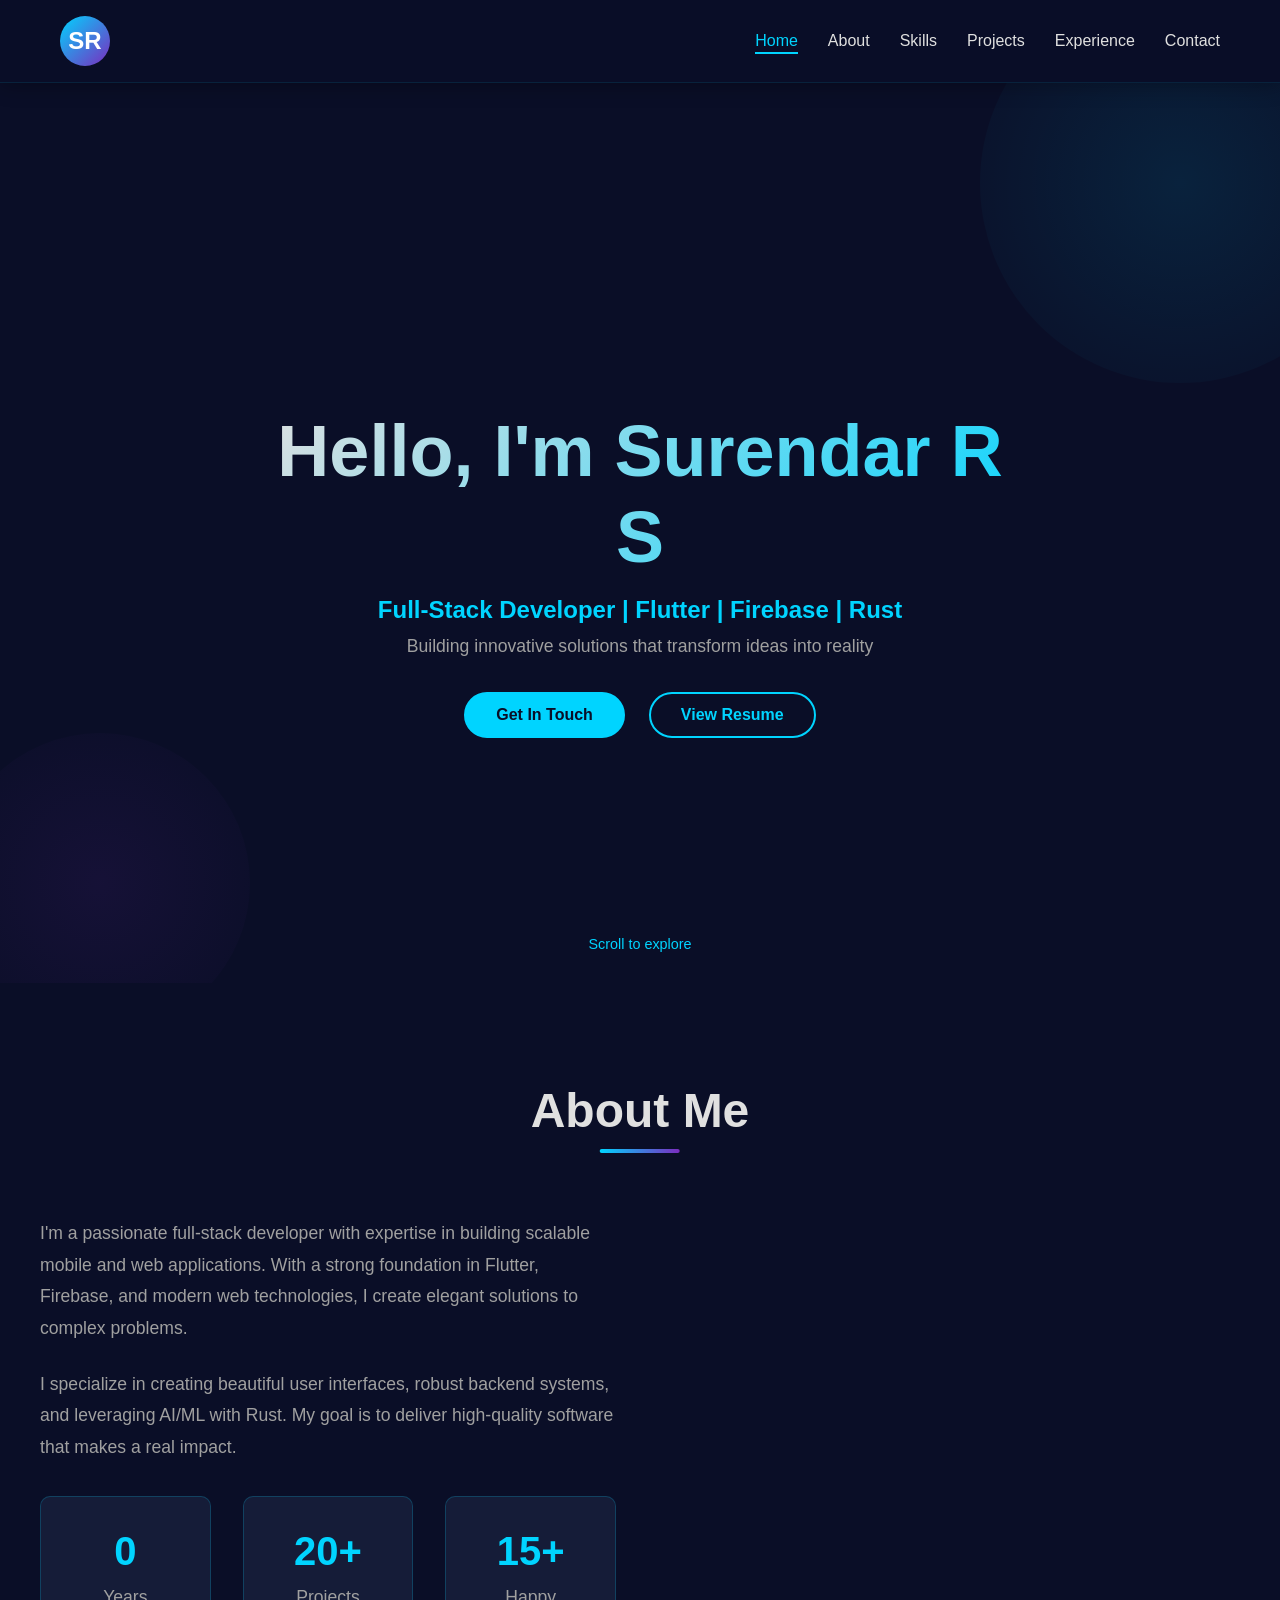
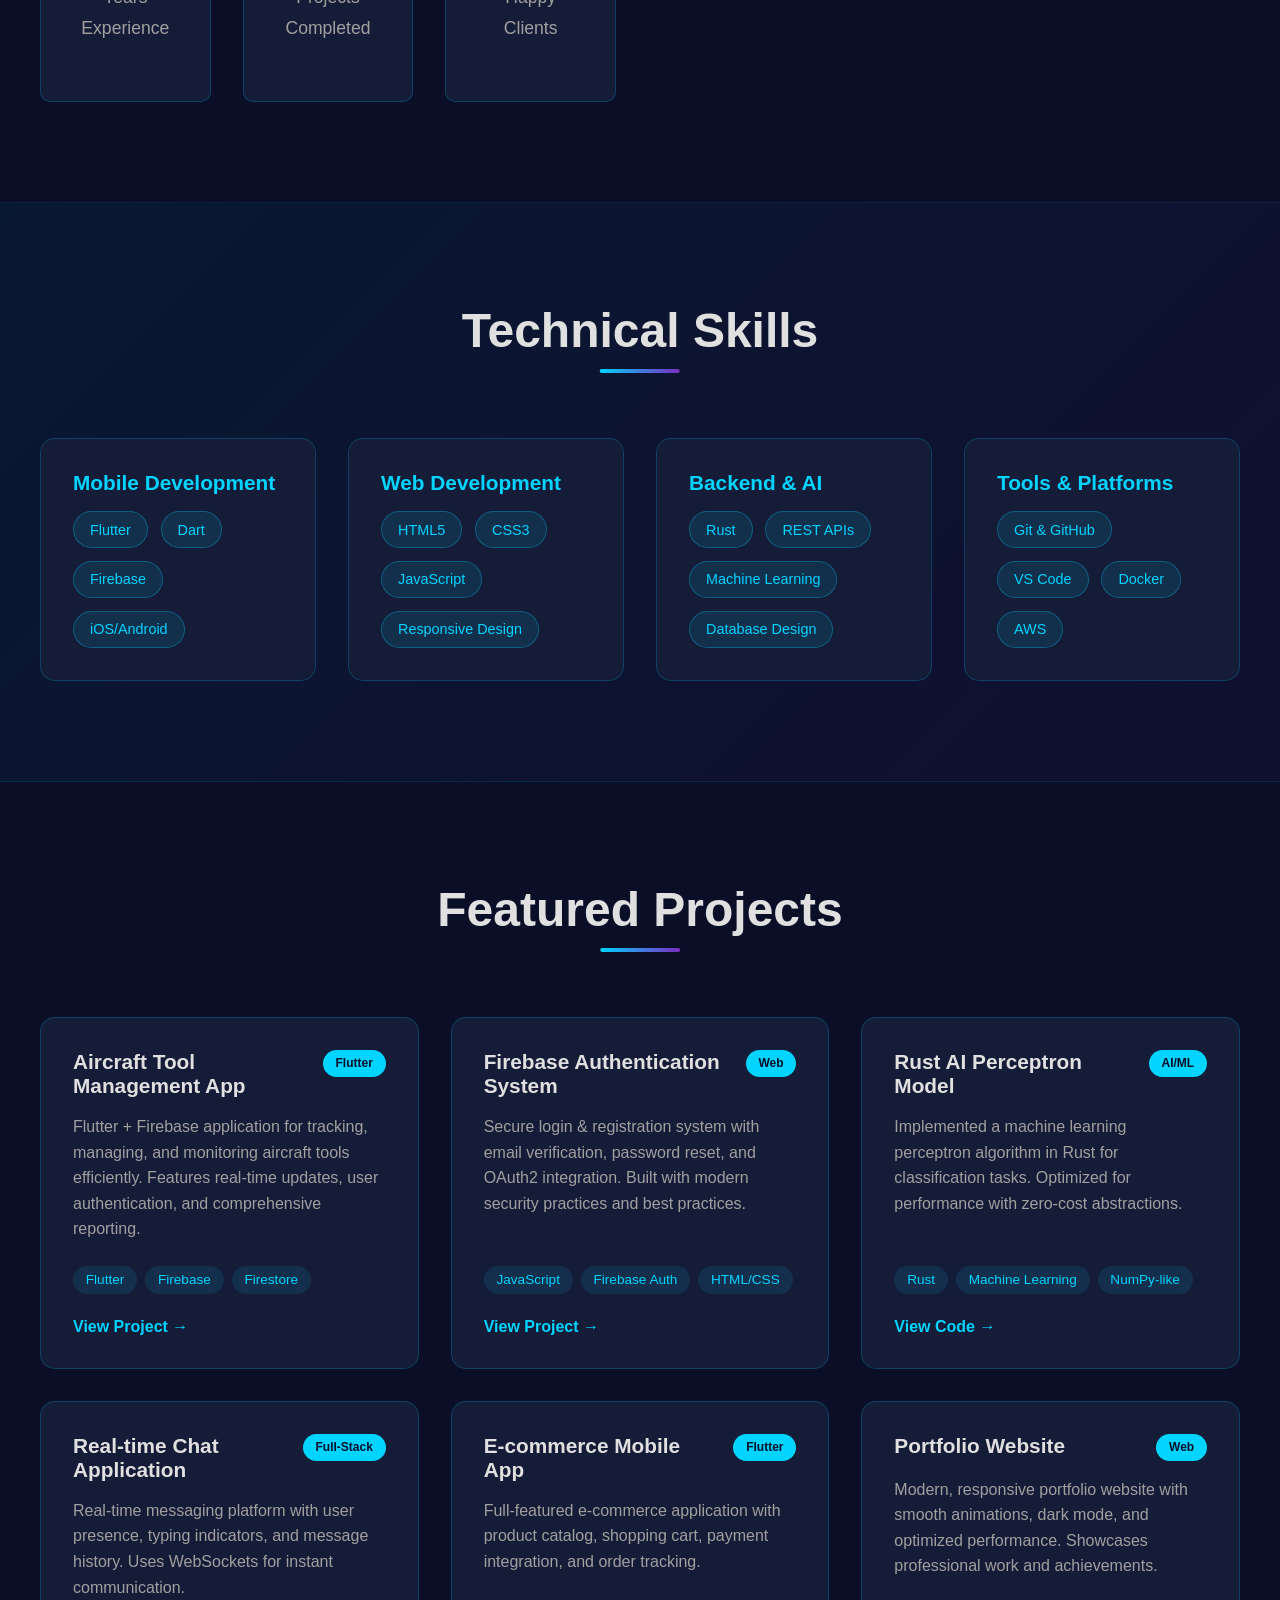
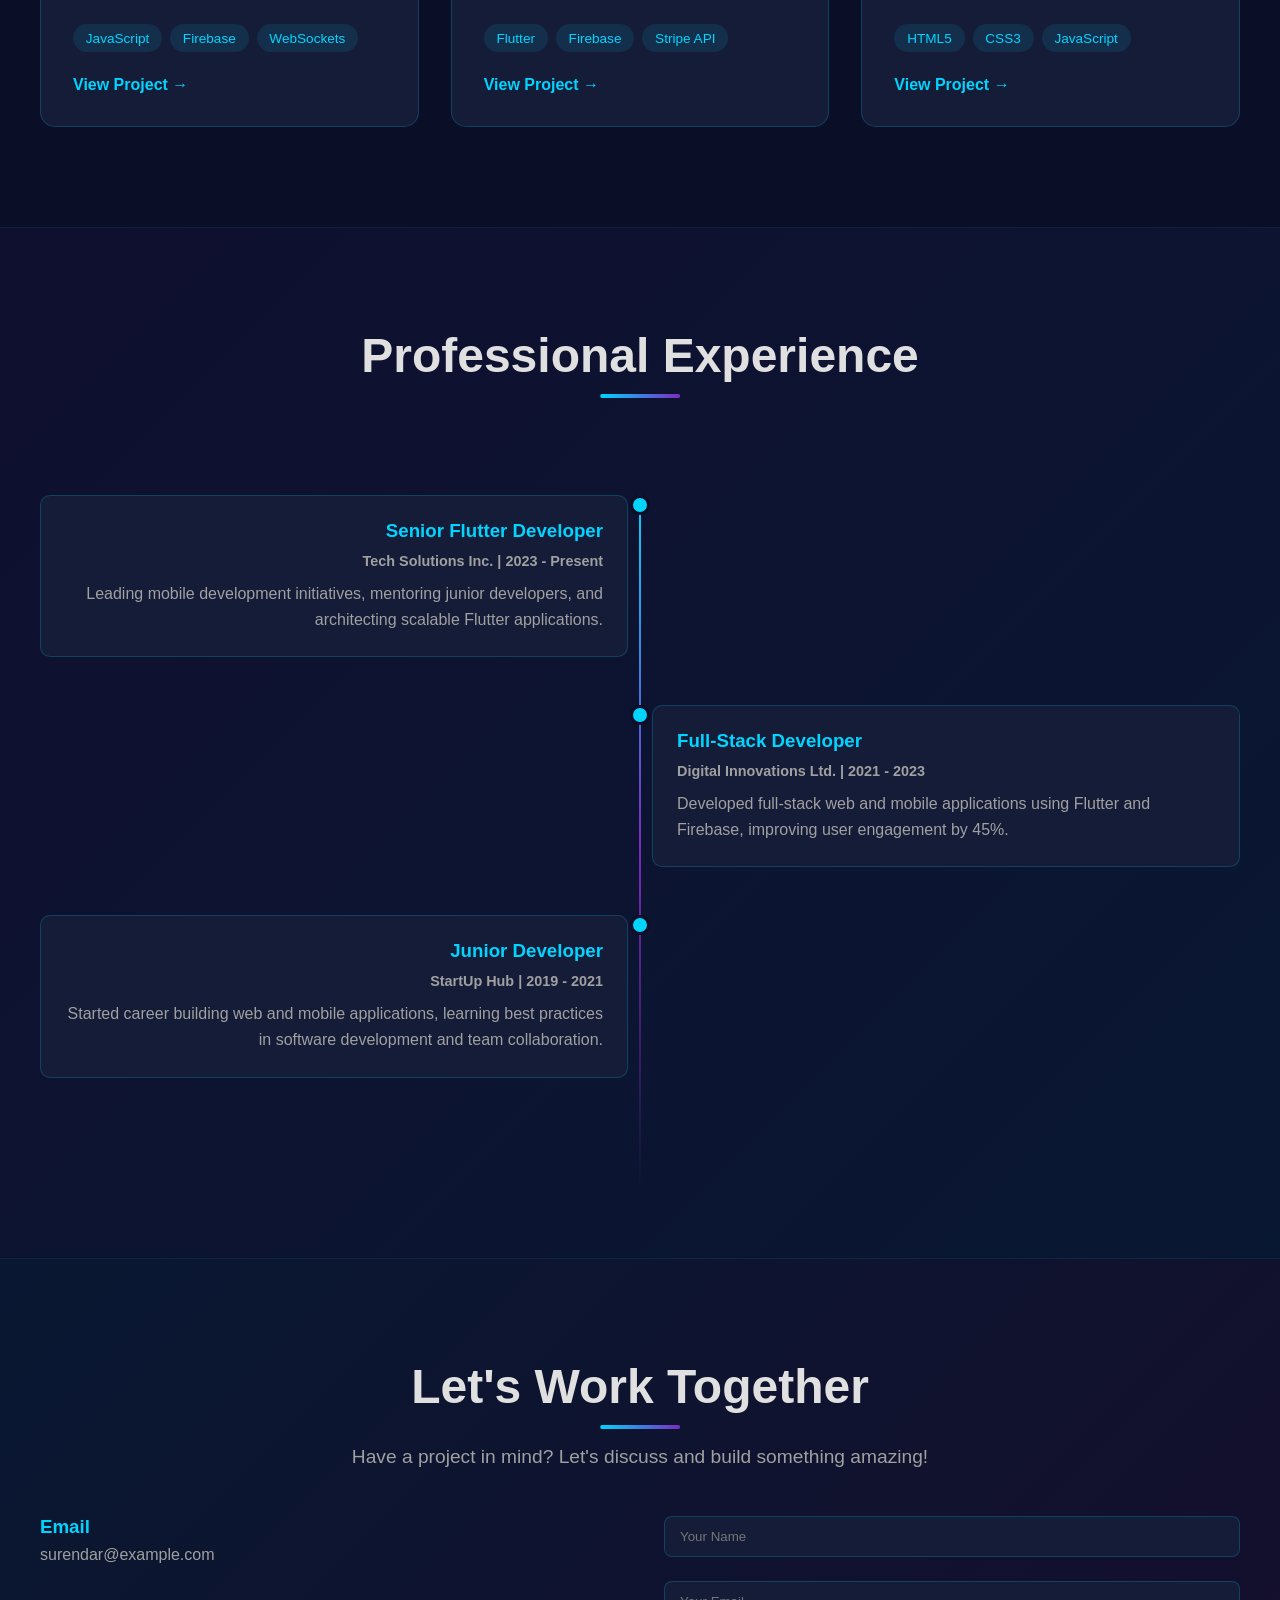
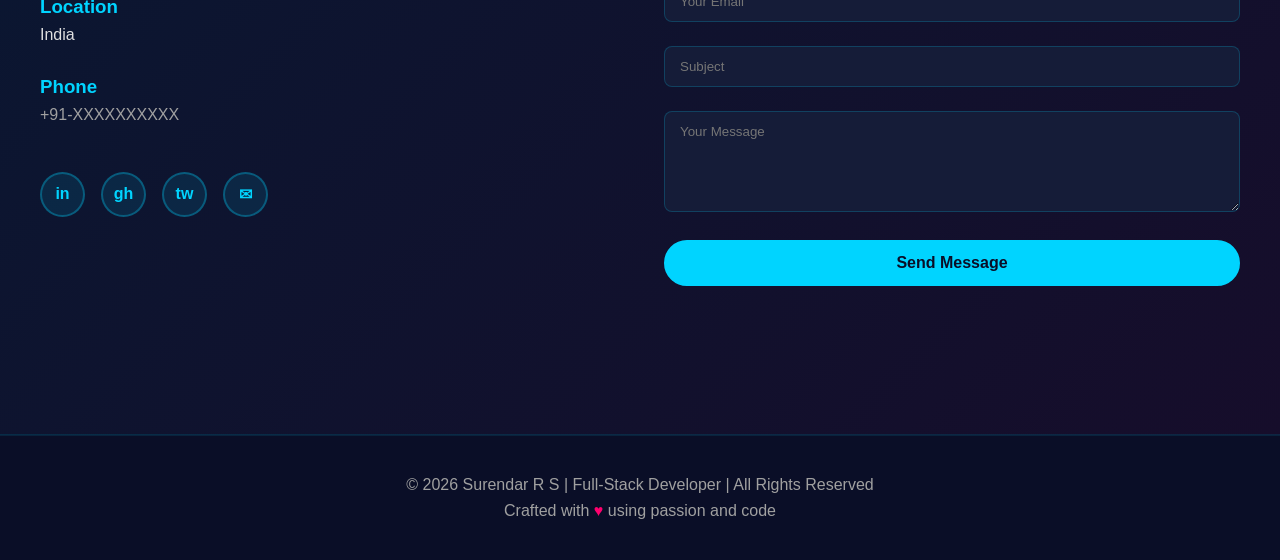
<file: index.html>
<!DOCTYPE html>
<html lang="en">
<head>
    <meta charset="UTF-8">
    <title>SURENDAR R S | Developer Portfolio</title>
    <meta name="viewport" content="width=device-width, initial-scale=1.0">
    <meta name="description" content="Portfolio of Surendar R S - Flutter, Firebase, Rust Developer">
    <link rel="stylesheet" href="styles.css">
</head>
<body>

<header class="sticky-header">
    <nav>
        <div class="logo-container">
            <h2 class="logo">SR</h2>
        </div>
        <ul class="nav-menu">
            <li><a href="#home" class="nav-link">Home</a></li>
            <li><a href="#about" class="nav-link">About</a></li>
            <li><a href="#skills" class="nav-link">Skills</a></li>
            <li><a href="#projects" class="nav-link">Projects</a></li>
            <li><a href="#experience" class="nav-link">Experience</a></li>
            <li><a href="#contact" class="nav-link">Contact</a></li>
        </ul>
        <div class="hamburger">
            <span></span>
            <span></span>
            <span></span>
        </div>
    </nav>
</header>

<!-- HERO WITH BACKGROUND SLIDES -->
<section id="home" class="hero">
    <div class="background-slider">
        <div class="slide slide-1"></div>
        <div class="slide slide-2"></div>
        <div class="slide slide-3"></div>
    </div>
    <div class="hero-content">
        <div class="hero-text">
            <h1 class="hero-title">Hello, I'm <span class="highlight">Surendar R S</span></h1>
            <p class="hero-subtitle">Full-Stack Developer | Flutter | Firebase | Rust</p>
            <p class="hero-description">Building innovative solutions that transform ideas into reality</p>
            <div class="hero-buttons">
                <button class="btn btn-primary" onclick="scrollToContact()">Get In Touch</button>
                <a href="https://surendarrs248-crypto.github.io/portfolio/resume.html" class="btn btn-secondary" target="_blank" rel="noopener">View Resume</a>
            </div>
        </div>
    </div>
    <div class="scroll-indicator">
        <span>Scroll to explore</span>
    </div>
</section>

<!-- ABOUT -->
<section id="about" class="section">
    <div class="container">
        <h2 class="section-title">About Me</h2>
        <div class="about-content">
            <div class="about-text">
                <p>I'm a passionate full-stack developer with expertise in building scalable mobile and web applications. With a strong foundation in Flutter, Firebase, and modern web technologies, I create elegant solutions to complex problems.</p>
                <p>I specialize in creating beautiful user interfaces, robust backend systems, and leveraging AI/ML with Rust. My goal is to deliver high-quality software that makes a real impact.</p>
                <div class="stats">
                    <div class="stat">
                        <h3>0</h3>
                        <p>Years Experience</p>
                    </div>
                    <div class="stat">
                        <h3>20+</h3>
                        <p>Projects Completed</p>
                    </div>
                    <div class="stat">
                        <h3>15+</h3>
                        <p>Happy Clients</p>
                    </div>
                </div>
            </div>
        </div>
    </div>
</section>

<!-- SKILLS -->
<section id="skills" class="section skills-section">
    <div class="container">
        <h2 class="section-title">Technical Skills</h2>
        <div class="skills-grid">
            <div class="skill-category">
                <h3>Mobile Development</h3>
                <div class="skills-list">
                    <span class="skill-tag">Flutter</span>
                    <span class="skill-tag">Dart</span>
                    <span class="skill-tag">Firebase</span>
                    <span class="skill-tag">iOS/Android</span>
                </div>
            </div>
            <div class="skill-category">
                <h3>Web Development</h3>
                <div class="skills-list">
                    <span class="skill-tag">HTML5</span>
                    <span class="skill-tag">CSS3</span>
                    <span class="skill-tag">JavaScript</span>
                    <span class="skill-tag">Responsive Design</span>
                </div>
            </div>
            <div class="skill-category">
                <h3>Backend & AI</h3>
                <div class="skills-list">
                    <span class="skill-tag">Rust</span>
                    <span class="skill-tag">REST APIs</span>
                    <span class="skill-tag">Machine Learning</span>
                    <span class="skill-tag">Database Design</span>
                </div>
            </div>
            <div class="skill-category">
                <h3>Tools & Platforms</h3>
                <div class="skills-list">
                    <span class="skill-tag">Git & GitHub</span>
                    <span class="skill-tag">VS Code</span>
                    <span class="skill-tag">Docker</span>
                    <span class="skill-tag">AWS</span>
                </div>
            </div>
        </div>
    </div>
</section>

<!-- PROJECTS -->
<section id="projects" class="section">
    <div class="container">
        <h2 class="section-title">Featured Projects</h2>
        <div class="projects-grid">
            <div class="project-card">
                <div class="project-header">
                    <h3>Aircraft Tool Management App</h3>
                    <span class="project-badge">Flutter</span>
                </div>
                <p>Flutter + Firebase application for tracking, managing, and monitoring aircraft tools efficiently. Features real-time updates, user authentication, and comprehensive reporting.</p>
                <div class="project-tech">
                    <span>Flutter</span>
                    <span>Firebase</span>
                    <span>Firestore</span>
                </div>
                <a href="#" class="project-link">View Project →</a>
            </div>

            <div class="project-card">
                <div class="project-header">
                    <h3>Firebase Authentication System</h3>
                    <span class="project-badge">Web</span>
                </div>
                <p>Secure login & registration system with email verification, password reset, and OAuth2 integration. Built with modern security practices and best practices.</p>
                <div class="project-tech">
                    <span>JavaScript</span>
                    <span>Firebase Auth</span>
                    <span>HTML/CSS</span>
                </div>
                <a href="#" class="project-link">View Project →</a>
            </div>

            <div class="project-card">
                <div class="project-header">
                    <h3>Rust AI Perceptron Model</h3>
                    <span class="project-badge">AI/ML</span>
                </div>
                <p>Implemented a machine learning perceptron algorithm in Rust for classification tasks. Optimized for performance with zero-cost abstractions.</p>
                <div class="project-tech">
                    <span>Rust</span>
                    <span>Machine Learning</span>
                    <span>NumPy-like</span>
                </div>
                <a href="#" class="project-link">View Code →</a>
            </div>

            <div class="project-card">
                <div class="project-header">
                    <h3>Real-time Chat Application</h3>
                    <span class="project-badge">Full-Stack</span>
                </div>
                <p>Real-time messaging platform with user presence, typing indicators, and message history. Uses WebSockets for instant communication.</p>
                <div class="project-tech">
                    <span>JavaScript</span>
                    <span>Firebase</span>
                    <span>WebSockets</span>
                </div>
                <a href="#" class="project-link">View Project →</a>
            </div>

            <div class="project-card">
                <div class="project-header">
                    <h3>E-commerce Mobile App</h3>
                    <span class="project-badge">Flutter</span>
                </div>
                <p>Full-featured e-commerce application with product catalog, shopping cart, payment integration, and order tracking.</p>
                <div class="project-tech">
                    <span>Flutter</span>
                    <span>Firebase</span>
                    <span>Stripe API</span>
                </div>
                <a href="#" class="project-link">View Project →</a>
            </div>

            <div class="project-card">
                <div class="project-header">
                    <h3>Portfolio Website</h3>
                    <span class="project-badge">Web</span>
                </div>
                <p>Modern, responsive portfolio website with smooth animations, dark mode, and optimized performance. Showcases professional work and achievements.</p>
                <div class="project-tech">
                    <span>HTML5</span>
                    <span>CSS3</span>
                    <span>JavaScript</span>
                </div>
                <a href="#" class="project-link">View Project →</a>
            </div>
        </div>
    </div>
</section>

<!-- EXPERIENCE -->
<section id="experience" class="section experience-section">
    <div class="container">
        <h2 class="section-title">Professional Experience</h2>
        <div class="timeline">
            <div class="timeline-item">
                <div class="timeline-marker"></div>
                <div class="timeline-content">
                    <h3>Senior Flutter Developer</h3>
                    <p class="company">Tech Solutions Inc. | 2023 - Present</p>
                    <p>Leading mobile development initiatives, mentoring junior developers, and architecting scalable Flutter applications.</p>
                </div>
            </div>
            <div class="timeline-item">
                <div class="timeline-marker"></div>
                <div class="timeline-content">
                    <h3>Full-Stack Developer</h3>
                    <p class="company">Digital Innovations Ltd. | 2021 - 2023</p>
                    <p>Developed full-stack web and mobile applications using Flutter and Firebase, improving user engagement by 45%.</p>
                </div>
            </div>
            <div class="timeline-item">
                <div class="timeline-marker"></div>
                <div class="timeline-content">
                    <h3>Junior Developer</h3>
                    <p class="company">StartUp Hub | 2019 - 2021</p>
                    <p>Started career building web and mobile applications, learning best practices in software development and team collaboration.</p>
                </div>
            </div>
        </div>
    </div>
</section>

<!-- CONTACT -->
<section id="contact" class="section contact-section">
    <div class="container">
        <h2 class="section-title">Let's Work Together</h2>
        <p class="section-subtitle">Have a project in mind? Let's discuss and build something amazing!</p>
        
        <div class="contact-wrapper">
            <div class="contact-info">
                <div class="info-item">
                    <h3>Email</h3>
                    <p><a href="mailto:surendar@example.com">surendar@example.com</a></p>
                </div>
                <div class="info-item">
                    <h3>Location</h3>
                    <p>India</p>
                </div>
                <div class="info-item">
                    <h3>Phone</h3>
                    <p><a href="tel:+919876543210">+91-XXXXXXXXXX</a></p>
                </div>
                <div class="social-links">
                    <a href="#" class="social-link" title="LinkedIn">in</a>
                    <a href="#" class="social-link" title="GitHub">gh</a>
                    <a href="#" class="social-link" title="Twitter">tw</a>
                    <a href="#" class="social-link" title="Email">✉</a>
                </div>
            </div>

            <form id="contactForm" class="contact-form">
                <div class="form-group">
                    <input type="text" id="name" placeholder="Your Name" required>
                </div>
                <div class="form-group">
                    <input type="email" id="email" placeholder="Your Email" required>
                </div>
                <div class="form-group">
                    <input type="text" id="subject" placeholder="Subject" required>
                </div>
                <div class="form-group">
                    <textarea id="message" placeholder="Your Message" rows="5" required></textarea>
                </div>
                <button type="submit" class="btn btn-primary">Send Message</button>
                <p id="formMessage"></p>
            </form>
        </div>
    </div>
</section>

<footer>
    <div class="container">
        <p>&copy; 2026 Surendar R S | Full-Stack Developer | All Rights Reserved</p>
        <p>Crafted with <span class="heart">♥</span> using passion and code</p>
    </div>
</footer>

<script src="script.js"></script>
</body>
</html>
</file>
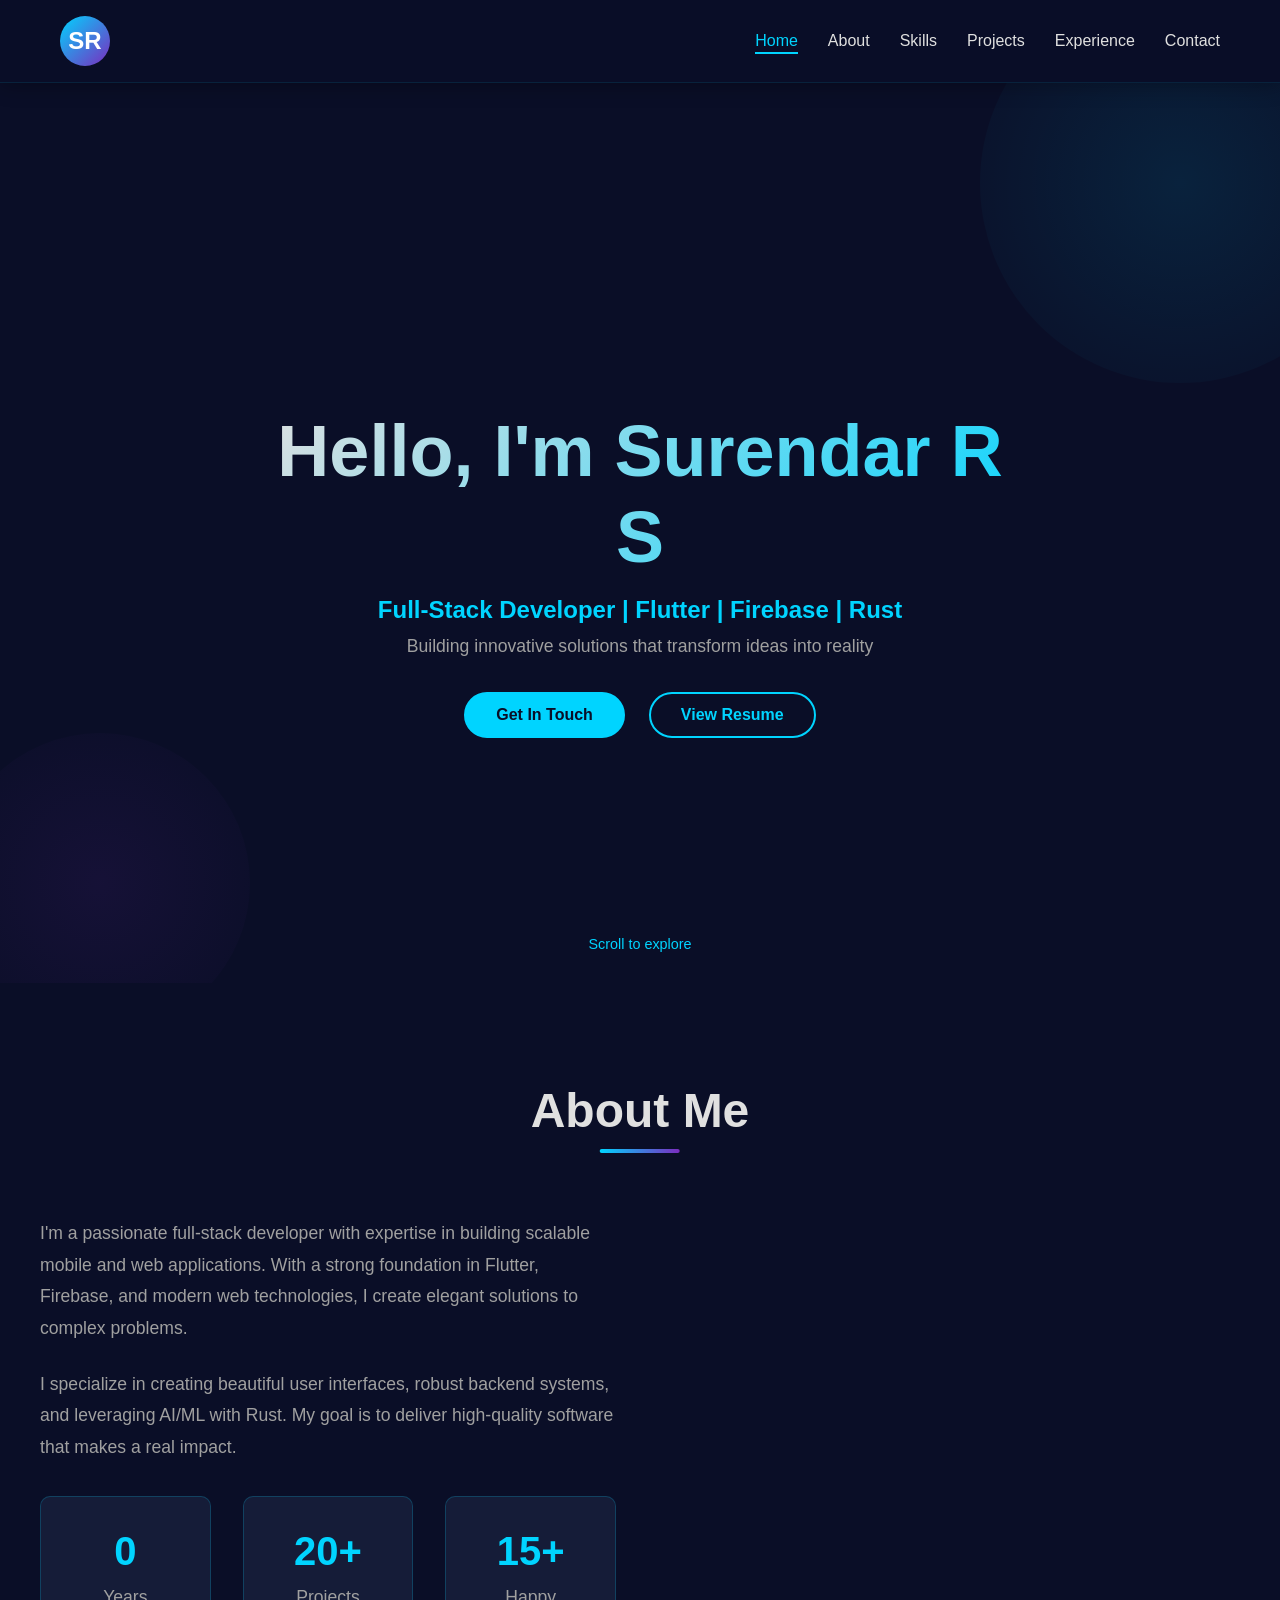
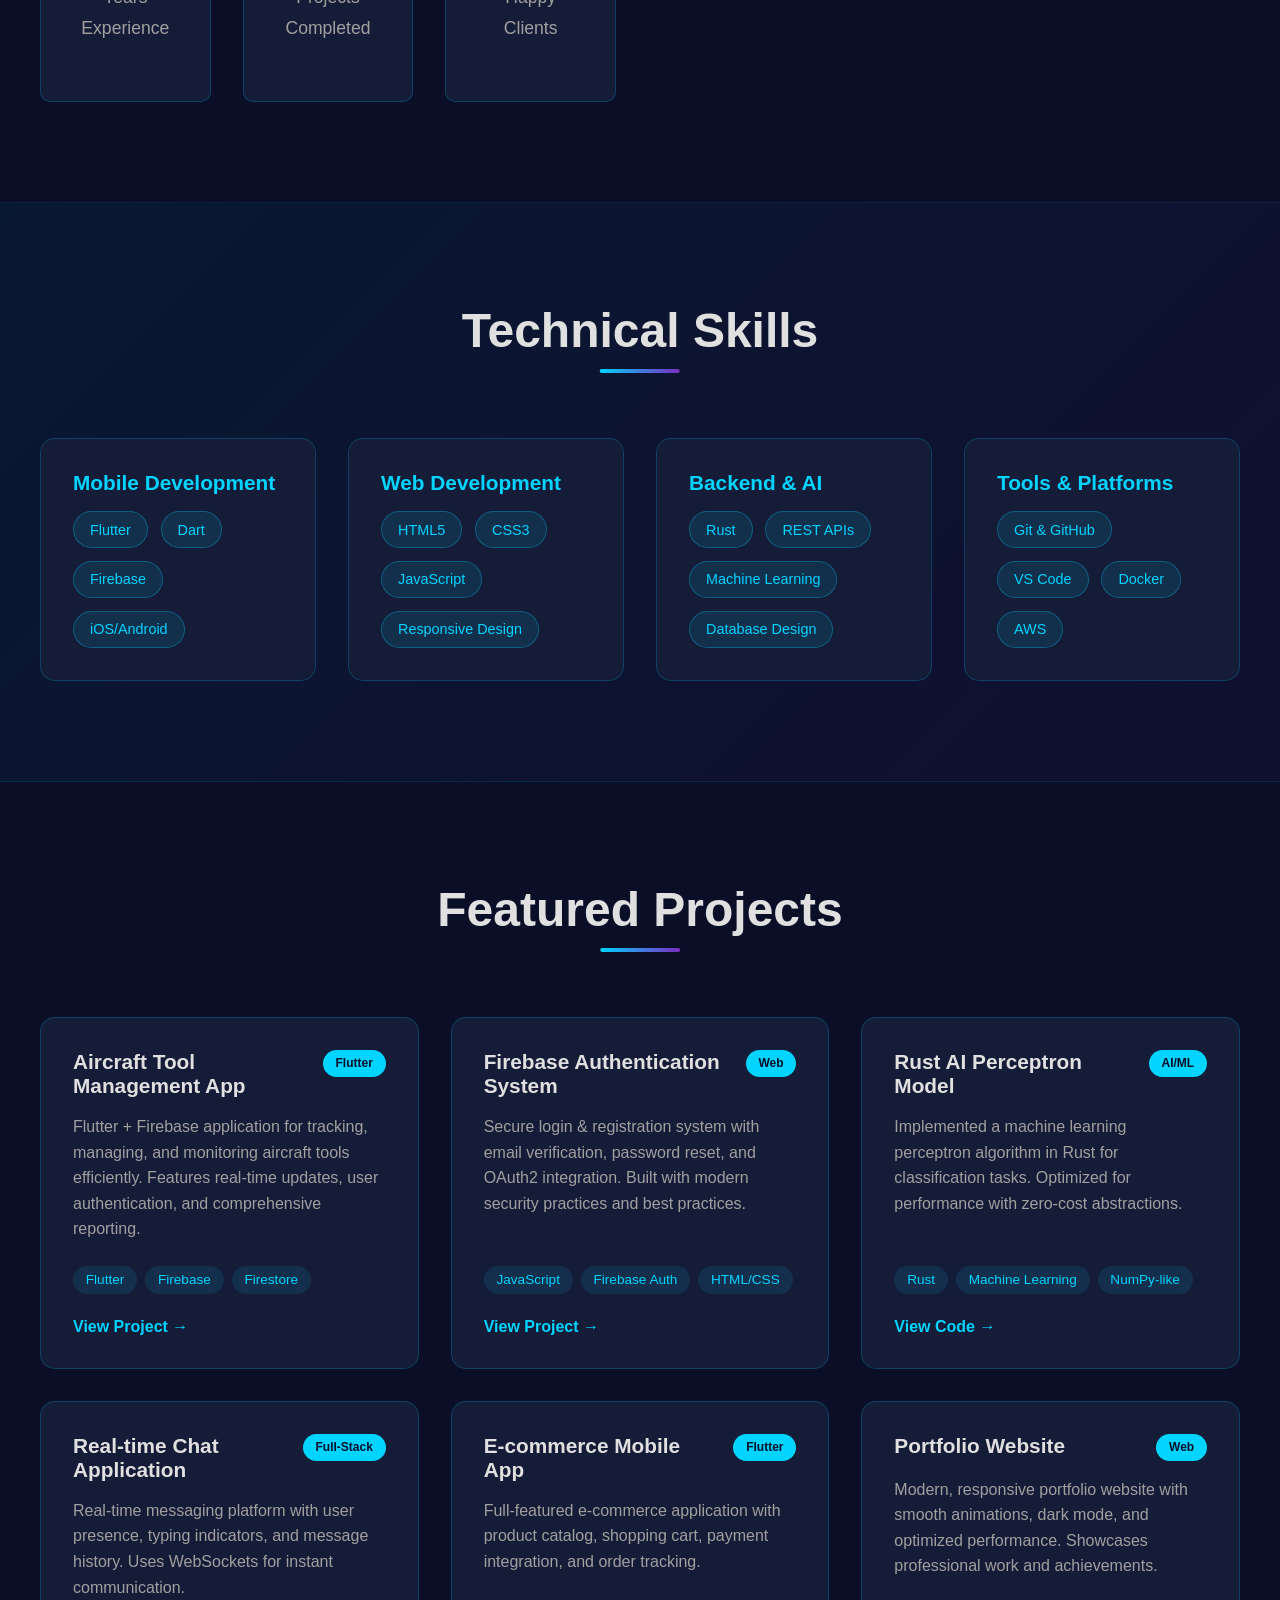
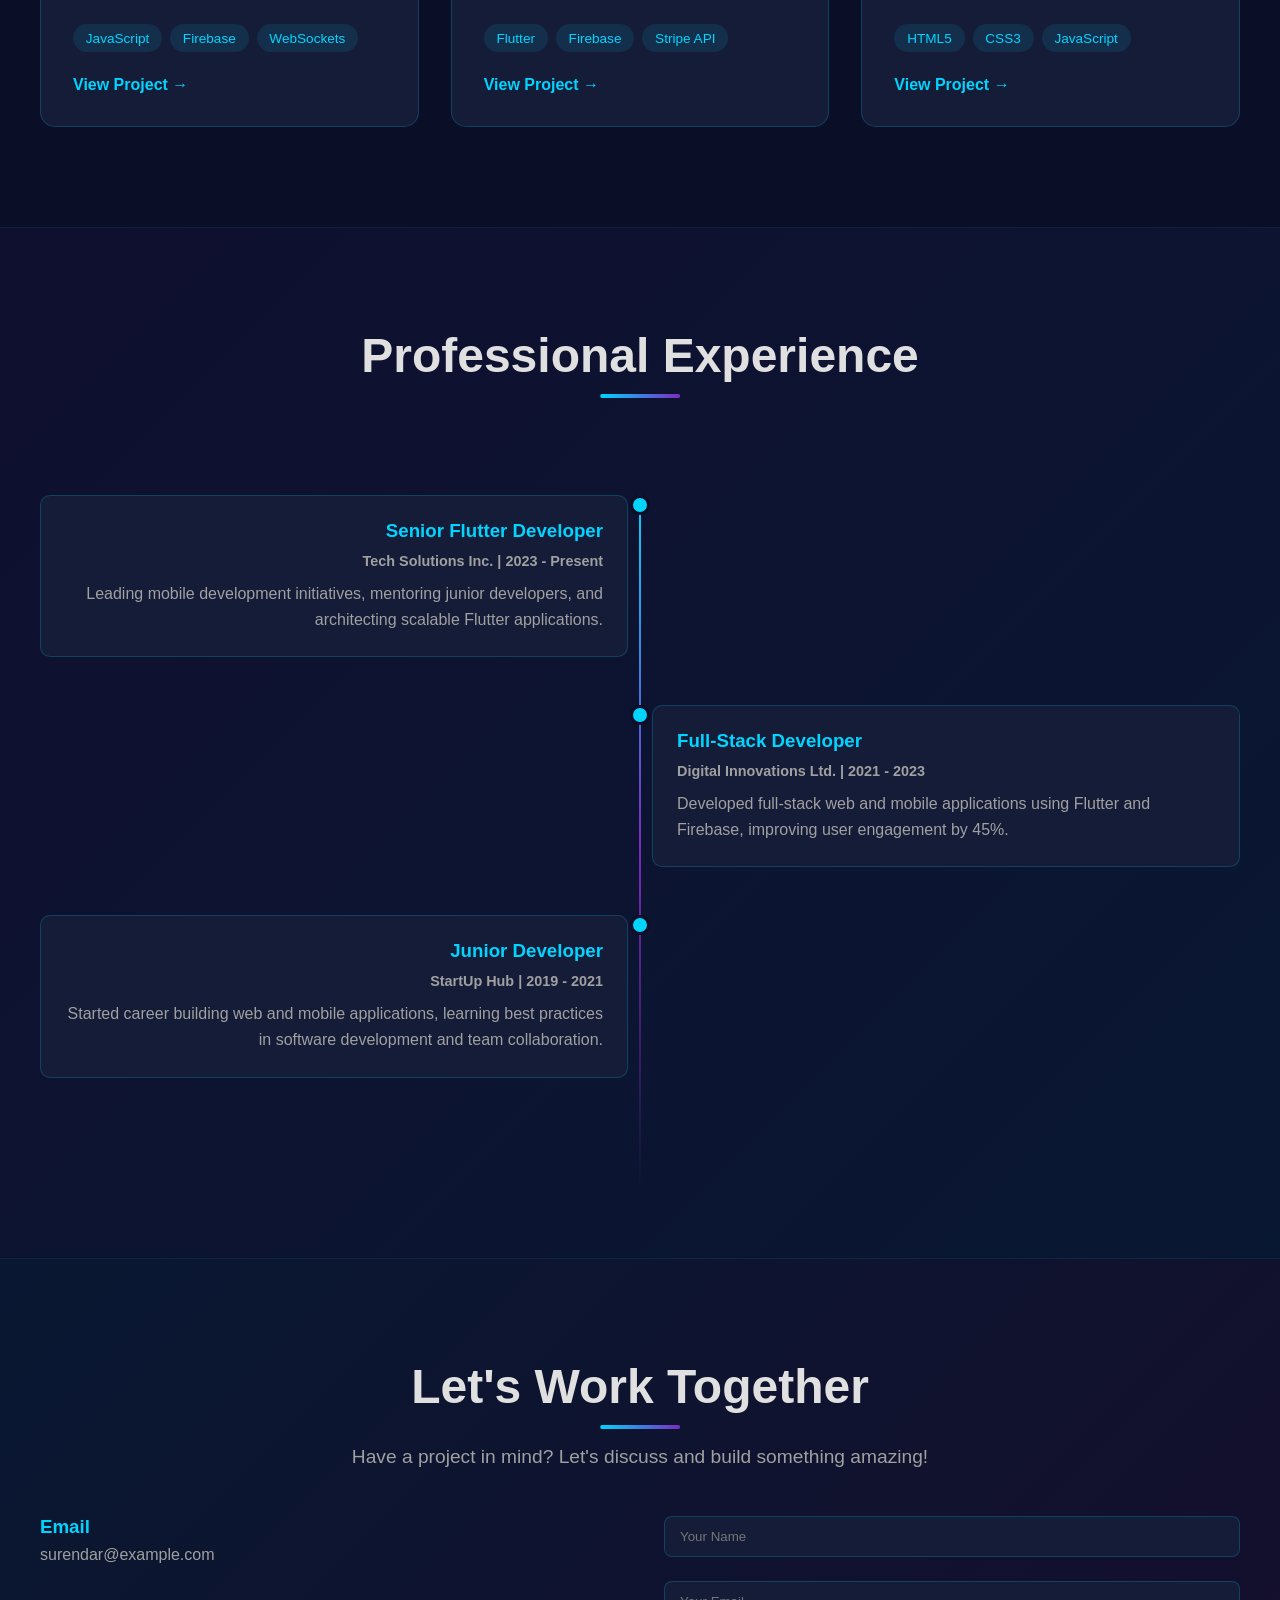
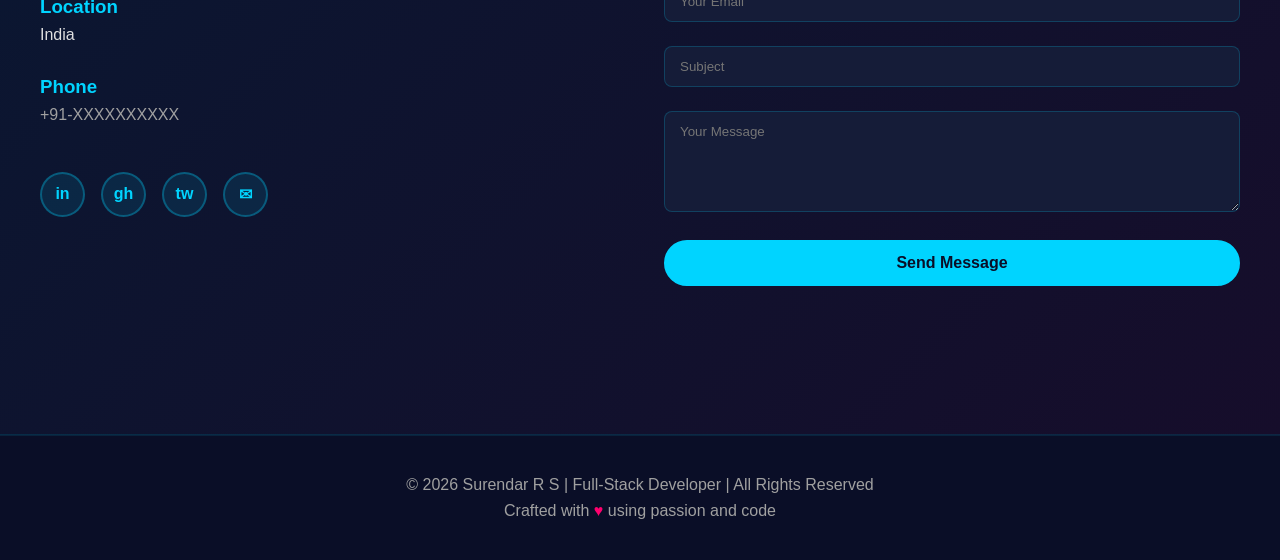
<file: main.html>
<!DOCTYPE html>
<html lang="en">
<head>
    <meta charset="UTF-8">
    <title>SURENDAR R S | Developer Portfolio</title>
    <meta name="viewport" content="width=device-width, initial-scale=1.0">
    <meta name="description" content="Portfolio of Surendar R S - Flutter, Firebase, Rust Developer">
    <link rel="stylesheet" href="styles.css">
</head>
<body>

<header class="sticky-header">
    <nav>
        <div class="logo-container">
            <h2 class="logo">SR</h2>
        </div>
        <ul class="nav-menu">
            <li><a href="#home" class="nav-link">Home</a></li>
            <li><a href="#about" class="nav-link">About</a></li>
            <li><a href="#skills" class="nav-link">Skills</a></li>
            <li><a href="#projects" class="nav-link">Projects</a></li>
            <li><a href="#experience" class="nav-link">Experience</a></li>
            <li><a href="#contact" class="nav-link">Contact</a></li>
        </ul>
        <div class="hamburger">
            <span></span>
            <span></span>
            <span></span>
        </div>
    </nav>
</header>

<!-- HERO WITH BACKGROUND SLIDES -->
<section id="home" class="hero">
    <div class="background-slider">
        <div class="slide slide-1"></div>
        <div class="slide slide-2"></div>
        <div class="slide slide-3"></div>
    </div>
    <div class="hero-content">
        <div class="hero-text">
            <h1 class="hero-title">Hello, I'm <span class="highlight">Surendar R S</span></h1>
            <p class="hero-subtitle">Full-Stack Developer | Flutter | Firebase | Rust</p>
            <p class="hero-description">Building innovative solutions that transform ideas into reality</p>
            <div class="hero-buttons">
                <button class="btn btn-primary" onclick="scrollToContact()">Get In Touch</button>
                <a href="https://surendarrs248-crypto.github.io/portfolio/resume.html" class="btn btn-secondary" target="_blank" rel="noopener">View Resume</a>
            </div>
        </div>
    </div>
    <div class="scroll-indicator">
        <span>Scroll to explore</span>
    </div>
</section>

<!-- ABOUT -->
<section id="about" class="section">
    <div class="container">
        <h2 class="section-title">About Me</h2>
        <div class="about-content">
            <div class="about-text">
                <p>I'm a passionate full-stack developer with expertise in building scalable mobile and web applications. With a strong foundation in Flutter, Firebase, and modern web technologies, I create elegant solutions to complex problems.</p>
                <p>I specialize in creating beautiful user interfaces, robust backend systems, and leveraging AI/ML with Rust. My goal is to deliver high-quality software that makes a real impact.</p>
                <div class="stats">
                    <div class="stat">
                        <h3>0</h3>
                        <p>Years Experience</p>
                    </div>
                    <div class="stat">
                        <h3>20+</h3>
                        <p>Projects Completed</p>
                    </div>
                    <div class="stat">
                        <h3>15+</h3>
                        <p>Happy Clients</p>
                    </div>
                </div>
            </div>
        </div>
    </div>
</section>

<!-- SKILLS -->
<section id="skills" class="section skills-section">
    <div class="container">
        <h2 class="section-title">Technical Skills</h2>
        <div class="skills-grid">
            <div class="skill-category">
                <h3>Mobile Development</h3>
                <div class="skills-list">
                    <span class="skill-tag">Flutter</span>
                    <span class="skill-tag">Dart</span>
                    <span class="skill-tag">Firebase</span>
                    <span class="skill-tag">iOS/Android</span>
                </div>
            </div>
            <div class="skill-category">
                <h3>Web Development</h3>
                <div class="skills-list">
                    <span class="skill-tag">HTML5</span>
                    <span class="skill-tag">CSS3</span>
                    <span class="skill-tag">JavaScript</span>
                    <span class="skill-tag">Responsive Design</span>
                </div>
            </div>
            <div class="skill-category">
                <h3>Backend & AI</h3>
                <div class="skills-list">
                    <span class="skill-tag">Rust</span>
                    <span class="skill-tag">REST APIs</span>
                    <span class="skill-tag">Machine Learning</span>
                    <span class="skill-tag">Database Design</span>
                </div>
            </div>
            <div class="skill-category">
                <h3>Tools & Platforms</h3>
                <div class="skills-list">
                    <span class="skill-tag">Git & GitHub</span>
                    <span class="skill-tag">VS Code</span>
                    <span class="skill-tag">Docker</span>
                    <span class="skill-tag">AWS</span>
                </div>
            </div>
        </div>
    </div>
</section>

<!-- PROJECTS -->
<section id="projects" class="section">
    <div class="container">
        <h2 class="section-title">Featured Projects</h2>
        <div class="projects-grid">
            <div class="project-card">
                <div class="project-header">
                    <h3>Aircraft Tool Management App</h3>
                    <span class="project-badge">Flutter</span>
                </div>
                <p>Flutter + Firebase application for tracking, managing, and monitoring aircraft tools efficiently. Features real-time updates, user authentication, and comprehensive reporting.</p>
                <div class="project-tech">
                    <span>Flutter</span>
                    <span>Firebase</span>
                    <span>Firestore</span>
                </div>
                <a href="#" class="project-link">View Project →</a>
            </div>

            <div class="project-card">
                <div class="project-header">
                    <h3>Firebase Authentication System</h3>
                    <span class="project-badge">Web</span>
                </div>
                <p>Secure login & registration system with email verification, password reset, and OAuth2 integration. Built with modern security practices and best practices.</p>
                <div class="project-tech">
                    <span>JavaScript</span>
                    <span>Firebase Auth</span>
                    <span>HTML/CSS</span>
                </div>
                <a href="#" class="project-link">View Project →</a>
            </div>

            <div class="project-card">
                <div class="project-header">
                    <h3>Rust AI Perceptron Model</h3>
                    <span class="project-badge">AI/ML</span>
                </div>
                <p>Implemented a machine learning perceptron algorithm in Rust for classification tasks. Optimized for performance with zero-cost abstractions.</p>
                <div class="project-tech">
                    <span>Rust</span>
                    <span>Machine Learning</span>
                    <span>NumPy-like</span>
                </div>
                <a href="#" class="project-link">View Code →</a>
            </div>

            <div class="project-card">
                <div class="project-header">
                    <h3>Real-time Chat Application</h3>
                    <span class="project-badge">Full-Stack</span>
                </div>
                <p>Real-time messaging platform with user presence, typing indicators, and message history. Uses WebSockets for instant communication.</p>
                <div class="project-tech">
                    <span>JavaScript</span>
                    <span>Firebase</span>
                    <span>WebSockets</span>
                </div>
                <a href="#" class="project-link">View Project →</a>
            </div>

            <div class="project-card">
                <div class="project-header">
                    <h3>E-commerce Mobile App</h3>
                    <span class="project-badge">Flutter</span>
                </div>
                <p>Full-featured e-commerce application with product catalog, shopping cart, payment integration, and order tracking.</p>
                <div class="project-tech">
                    <span>Flutter</span>
                    <span>Firebase</span>
                    <span>Stripe API</span>
                </div>
                <a href="#" class="project-link">View Project →</a>
            </div>

            <div class="project-card">
                <div class="project-header">
                    <h3>Portfolio Website</h3>
                    <span class="project-badge">Web</span>
                </div>
                <p>Modern, responsive portfolio website with smooth animations, dark mode, and optimized performance. Showcases professional work and achievements.</p>
                <div class="project-tech">
                    <span>HTML5</span>
                    <span>CSS3</span>
                    <span>JavaScript</span>
                </div>
                <a href="#" class="project-link">View Project →</a>
            </div>
        </div>
    </div>
</section>

<!-- EXPERIENCE -->
<section id="experience" class="section experience-section">
    <div class="container">
        <h2 class="section-title">Professional Experience</h2>
        <div class="timeline">
            <div class="timeline-item">
                <div class="timeline-marker"></div>
                <div class="timeline-content">
                    <h3>Senior Flutter Developer</h3>
                    <p class="company">Tech Solutions Inc. | 2023 - Present</p>
                    <p>Leading mobile development initiatives, mentoring junior developers, and architecting scalable Flutter applications.</p>
                </div>
            </div>
            <div class="timeline-item">
                <div class="timeline-marker"></div>
                <div class="timeline-content">
                    <h3>Full-Stack Developer</h3>
                    <p class="company">Digital Innovations Ltd. | 2021 - 2023</p>
                    <p>Developed full-stack web and mobile applications using Flutter and Firebase, improving user engagement by 45%.</p>
                </div>
            </div>
            <div class="timeline-item">
                <div class="timeline-marker"></div>
                <div class="timeline-content">
                    <h3>Junior Developer</h3>
                    <p class="company">StartUp Hub | 2019 - 2021</p>
                    <p>Started career building web and mobile applications, learning best practices in software development and team collaboration.</p>
                </div>
            </div>
        </div>
    </div>
</section>

<!-- CONTACT -->
<section id="contact" class="section contact-section">
    <div class="container">
        <h2 class="section-title">Let's Work Together</h2>
        <p class="section-subtitle">Have a project in mind? Let's discuss and build something amazing!</p>
        
        <div class="contact-wrapper">
            <div class="contact-info">
                <div class="info-item">
                    <h3>Email</h3>
                    <p><a href="mailto:surendar@example.com">surendar@example.com</a></p>
                </div>
                <div class="info-item">
                    <h3>Location</h3>
                    <p>India</p>
                </div>
                <div class="info-item">
                    <h3>Phone</h3>
                    <p><a href="tel:+919876543210">+91-XXXXXXXXXX</a></p>
                </div>
                <div class="social-links">
                    <a href="#" class="social-link" title="LinkedIn">in</a>
                    <a href="#" class="social-link" title="GitHub">gh</a>
                    <a href="#" class="social-link" title="Twitter">tw</a>
                    <a href="#" class="social-link" title="Email">✉</a>
                </div>
            </div>

            <form id="contactForm" class="contact-form">
                <div class="form-group">
                    <input type="text" id="name" placeholder="Your Name" required>
                </div>
                <div class="form-group">
                    <input type="email" id="email" placeholder="Your Email" required>
                </div>
                <div class="form-group">
                    <input type="text" id="subject" placeholder="Subject" required>
                </div>
                <div class="form-group">
                    <textarea id="message" placeholder="Your Message" rows="5" required></textarea>
                </div>
                <button type="submit" class="btn btn-primary">Send Message</button>
                <p id="formMessage"></p>
            </form>
        </div>
    </div>
</section>

<footer>
    <div class="container">
        <p>&copy; 2026 Surendar R S | Full-Stack Developer | All Rights Reserved</p>
        <p>Crafted with <span class="heart">♥</span> using passion and code</p>
    </div>
</footer>

<script src="script.js"></script>
</body>
</html>
</file>
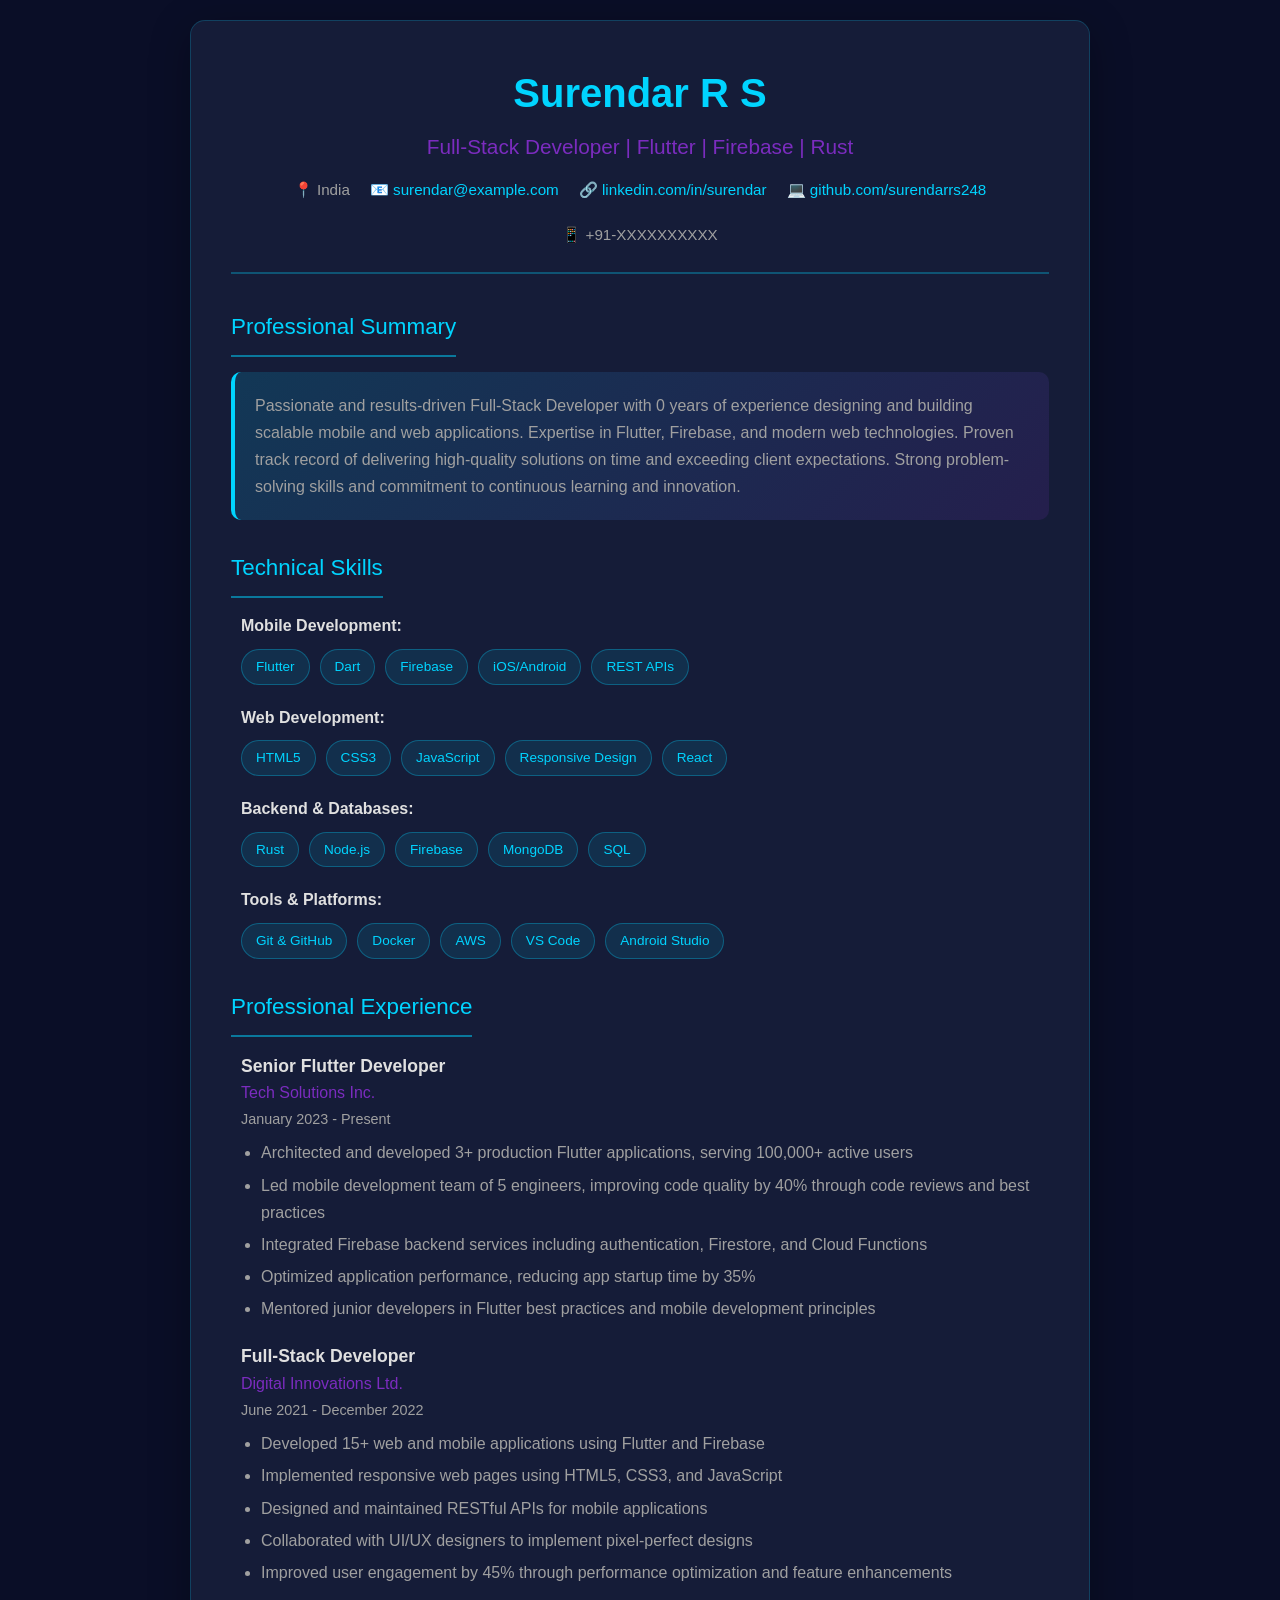
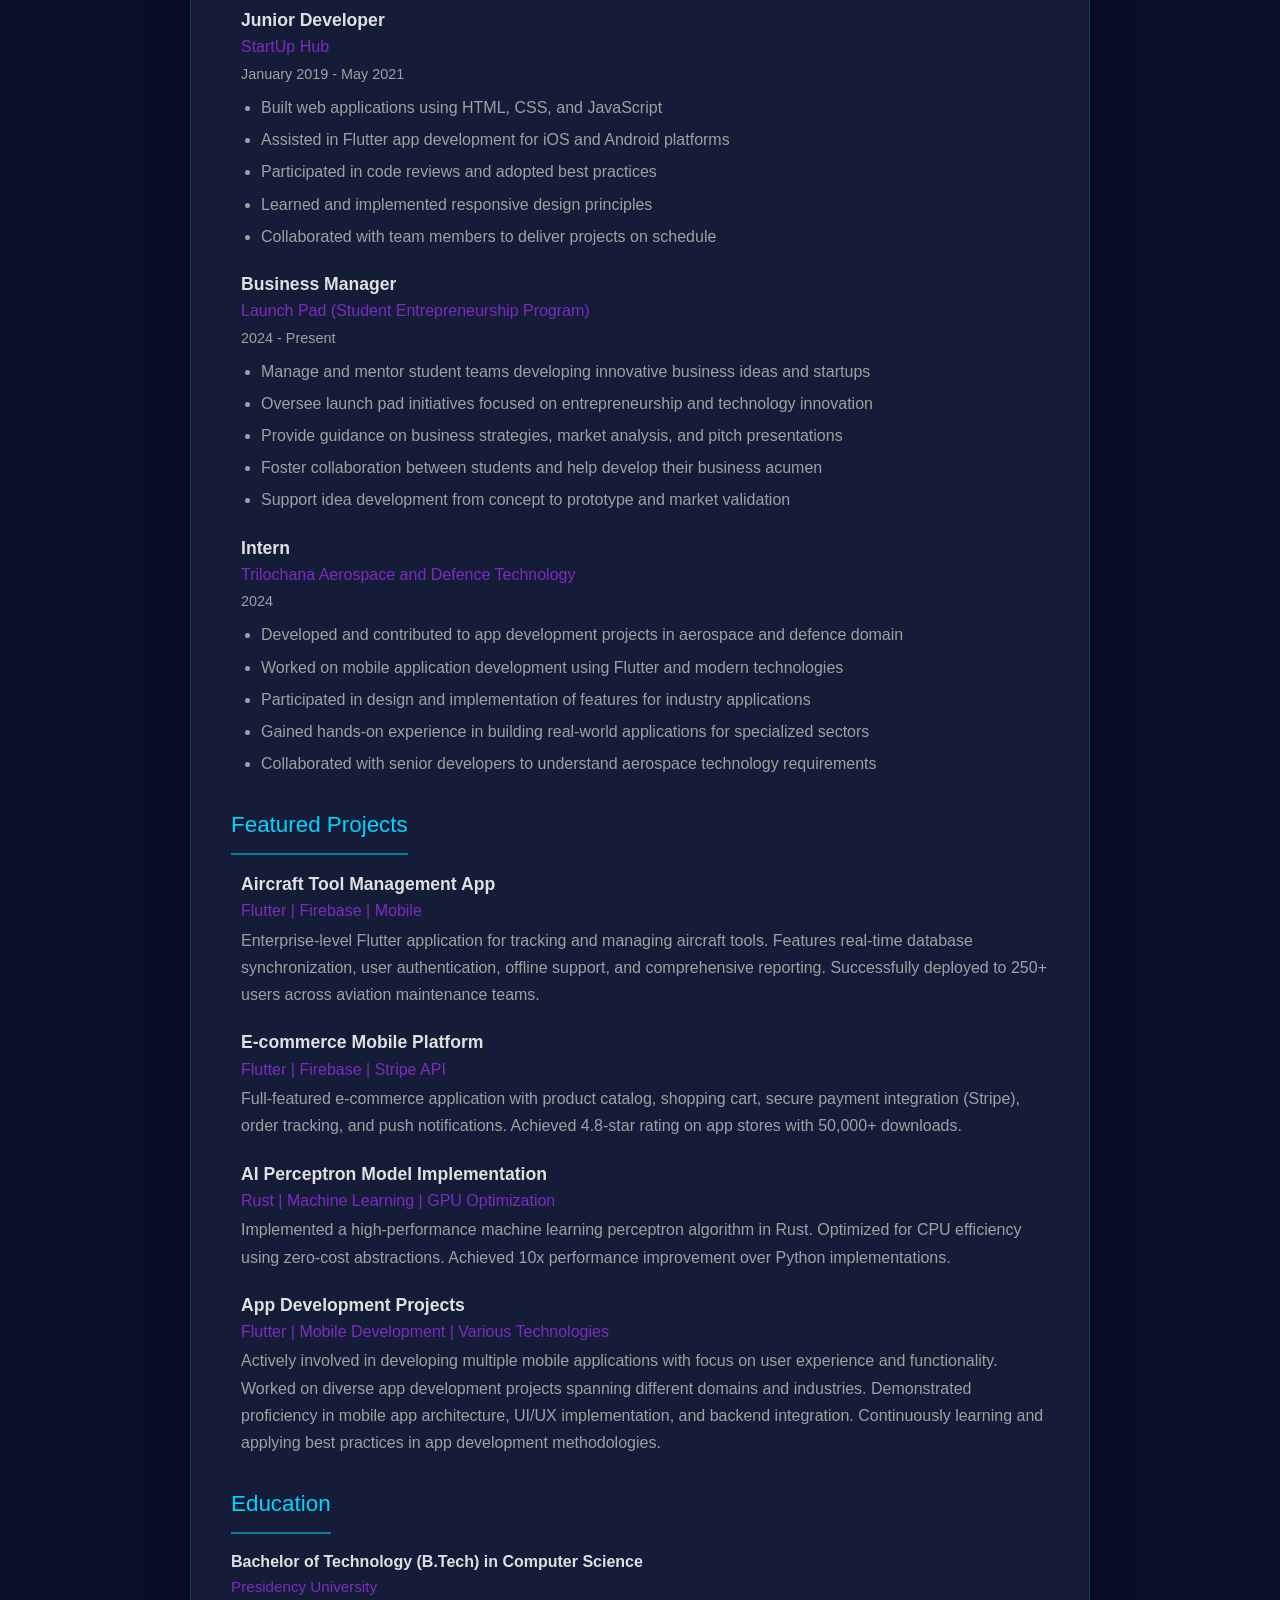
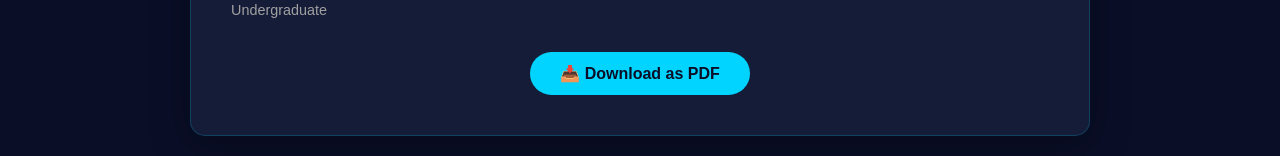
<file: resume.html>
<!DOCTYPE html>
<html lang="en">
<head>
    <meta charset="UTF-8">
    <meta name="viewport" content="width=device-width, initial-scale=1.0">
    <title>Surendar R S - Resume</title>
    <style>
        :root {
            --primary-color: #00d4ff;
            --secondary-color: #7b2cbf;
            --dark-bg: #0a0e27;
            --card-bg: #151c38;
            --text-light: #e0e0e0;
            --text-muted: #a0a0a0;
        }

        * {
            margin: 0;
            padding: 0;
            box-sizing: border-box;
        }

        body {
            background: var(--dark-bg);
            color: var(--text-light);
            font-family: 'Segoe UI', Tahoma, Geneva, Verdana, sans-serif;
            line-height: 1.6;
            padding: 20px;
        }

        .container {
            max-width: 900px;
            margin: 0 auto;
            background: var(--card-bg);
            padding: 40px;
            border-radius: 15px;
            border: 1px solid rgba(0, 212, 255, 0.2);
            box-shadow: 0 10px 40px rgba(0, 0, 0, 0.3);
        }

        .header {
            text-align: center;
            margin-bottom: 35px;
            padding-bottom: 25px;
            border-bottom: 2px solid rgba(0, 212, 255, 0.3);
        }

        .header h1 {
            font-size: 2.5rem;
            color: var(--primary-color);
            margin-bottom: 5px;
        }

        .header .title {
            font-size: 1.3rem;
            color: var(--secondary-color);
            margin-bottom: 15px;
        }

        .contact-info {
            display: flex;
            justify-content: center;
            flex-wrap: wrap;
            gap: 20px;
            color: var(--text-muted);
            font-size: 0.95rem;
        }

        .contact-info a {
            color: var(--primary-color);
            text-decoration: none;
            transition: color 0.3s ease;
        }

        .contact-info a:hover {
            color: var(--secondary-color);
        }

        .section {
            margin-bottom: 30px;
        }

        .section-title {
            font-size: 1.4rem;
            color: var(--primary-color);
            margin-bottom: 15px;
            padding-bottom: 10px;
            border-bottom: 2px solid rgba(0, 212, 255, 0.5);
            display: inline-block;
        }

        .subsection {
            margin-bottom: 20px;
            padding-left: 10px;
        }

        .job-title {
            font-weight: 600;
            color: var(--text-light);
            font-size: 1.1rem;
        }

        .company {
            color: var(--secondary-color);
            margin-bottom: 3px;
        }

        .date {
            color: var(--text-muted);
            font-size: 0.9rem;
            margin-bottom: 8px;
        }

        .description {
            color: var(--text-muted);
            margin-bottom: 8px;
            line-height: 1.7;
        }

        .professional-bg {
            background: linear-gradient(135deg, rgba(0, 212, 255, 0.15), rgba(123, 44, 191, 0.15));
            padding: 20px;
            border-radius: 10px;
            border-left: 4px solid var(--primary-color);
        }

        .description li {
            margin-left: 20px;
            margin-bottom: 5px;
        }

        .skills-list {
            display: flex;
            flex-wrap: wrap;
            gap: 10px;
            margin-top: 10px;
        }

        .skill-badge {
            background: rgba(0, 212, 255, 0.1);
            color: var(--primary-color);
            padding: 6px 14px;
            border-radius: 20px;
            font-size: 0.85rem;
            border: 1px solid rgba(0, 212, 255, 0.3);
        }

        .education-item {
            margin-bottom: 15px;
        }

        .degree {
            font-weight: 600;
            color: var(--text-light);
        }

        .institution {
            color: var(--secondary-color);
            font-size: 0.95rem;
        }

        .gpa {
            color: var(--text-muted);
            font-size: 0.9rem;
        }

        .print-button {
            display: block;
            margin: 30px auto 0;
            padding: 12px 30px;
            background: var(--primary-color);
            color: var(--dark-bg);
            border: none;
            border-radius: 50px;
            font-size: 1rem;
            font-weight: 600;
            cursor: pointer;
            transition: all 0.3s ease;
        }

        .print-button:hover {
            background: var(--secondary-color);
            transform: translateY(-2px);
            box-shadow: 0 10px 30px rgba(0, 212, 255, 0.3);
        }

        @media print {
            body {
                background: white;
                padding: 0;
            }

            .container {
                background: white;
                border: none;
                box-shadow: none;
                padding: 20px;
                max-width: 100%;
            }

            .print-button {
                display: none;
            }

            .section-title {
                color: #333;
                border-bottom-color: #ccc;
            }

            .header h1 {
                color: #333;
            }

            .header .title {
                color: #666;
            }

            .contact-info {
                color: #666;
            }

            .contact-info a {
                color: #0066cc;
            }

            .job-title {
                color: #333;
            }

            .company {
                color: #666;
            }

            .degree {
                color: #333;
            }

            .skill-badge {
                background: #f0f0f0;
                color: #333;
                border: 1px solid #ccc;
            }
        }

        @media (max-width: 768px) {
            .container {
                padding: 20px;
            }

            .header h1 {
                font-size: 1.8rem;
            }

            .contact-info {
                flex-direction: column;
                gap: 10px;
            }
        }
    </style>
</head>
<body>

<div class="container">
    <div class="header">
        <h1>Surendar R S</h1>
        <div class="title">Full-Stack Developer | Flutter | Firebase | Rust</div>
        <div class="contact-info">
            <span>📍 India</span>
            <a href="mailto:surendar@example.com">📧 surendar@example.com</a>
            <a href="#">🔗 linkedin.com/in/surendar</a>
            <a href="#">💻 github.com/surendarrs248</a>
            <span>📱 +91-XXXXXXXXXX</span>
        </div>
    </div>

    <!-- PROFESSIONAL SUMMARY -->
    <div class="section">
        <div class="section-title">Professional Summary</div>
        <div class="description professional-bg">
            Passionate and results-driven Full-Stack Developer with 0 years of experience designing and building scalable mobile and web applications. Expertise in Flutter, Firebase, and modern web technologies. Proven track record of delivering high-quality solutions on time and exceeding client expectations. Strong problem-solving skills and commitment to continuous learning and innovation.
        </div>
    </div>

    <!-- TECHNICAL SKILLS -->
    <div class="section">
        <div class="section-title">Technical Skills</div>
        <div class="subsection">
            <strong>Mobile Development:</strong>
            <div class="skills-list">
                <span class="skill-badge">Flutter</span>
                <span class="skill-badge">Dart</span>
                <span class="skill-badge">Firebase</span>
                <span class="skill-badge">iOS/Android</span>
                <span class="skill-badge">REST APIs</span>
            </div>
        </div>
        <div class="subsection">
            <strong>Web Development:</strong>
            <div class="skills-list">
                <span class="skill-badge">HTML5</span>
                <span class="skill-badge">CSS3</span>
                <span class="skill-badge">JavaScript</span>
                <span class="skill-badge">Responsive Design</span>
                <span class="skill-badge">React</span>
            </div>
        </div>
        <div class="subsection">
            <strong>Backend & Databases:</strong>
            <div class="skills-list">
                <span class="skill-badge">Rust</span>
                <span class="skill-badge">Node.js</span>
                <span class="skill-badge">Firebase</span>
                <span class="skill-badge">MongoDB</span>
                <span class="skill-badge">SQL</span>
            </div>
        </div>
        <div class="subsection">
            <strong>Tools & Platforms:</strong>
            <div class="skills-list">
                <span class="skill-badge">Git & GitHub</span>
                <span class="skill-badge">Docker</span>
                <span class="skill-badge">AWS</span>
                <span class="skill-badge">VS Code</span>
                <span class="skill-badge">Android Studio</span>
            </div>
        </div>
    </div>

    <!-- PROFESSIONAL EXPERIENCE -->
    <div class="section">
        <div class="section-title">Professional Experience</div>

        <div class="subsection">
            <div class="job-title">Senior Flutter Developer</div>
            <div class="company">Tech Solutions Inc.</div>
            <div class="date">January 2023 - Present</div>
            <div class="description">
                <ul>
                    <li>Architected and developed 3+ production Flutter applications, serving 100,000+ active users</li>
                    <li>Led mobile development team of 5 engineers, improving code quality by 40% through code reviews and best practices</li>
                    <li>Integrated Firebase backend services including authentication, Firestore, and Cloud Functions</li>
                    <li>Optimized application performance, reducing app startup time by 35%</li>
                    <li>Mentored junior developers in Flutter best practices and mobile development principles</li>
                </ul>
            </div>
        </div>

        <div class="subsection">
            <div class="job-title">Full-Stack Developer</div>
            <div class="company">Digital Innovations Ltd.</div>
            <div class="date">June 2021 - December 2022</div>
            <div class="description">
                <ul>
                    <li>Developed 15+ web and mobile applications using Flutter and Firebase</li>
                    <li>Implemented responsive web pages using HTML5, CSS3, and JavaScript</li>
                    <li>Designed and maintained RESTful APIs for mobile applications</li>
                    <li>Collaborated with UI/UX designers to implement pixel-perfect designs</li>
                    <li>Improved user engagement by 45% through performance optimization and feature enhancements</li>
                </ul>
            </div>
        </div>

        <div class="subsection">
            <div class="job-title">Junior Developer</div>
            <div class="company">StartUp Hub</div>
            <div class="date">January 2019 - May 2021</div>
            <div class="description">
                <ul>
                    <li>Built web applications using HTML, CSS, and JavaScript</li>
                    <li>Assisted in Flutter app development for iOS and Android platforms</li>
                    <li>Participated in code reviews and adopted best practices</li>
                    <li>Learned and implemented responsive design principles</li>
                    <li>Collaborated with team members to deliver projects on schedule</li>
                </ul>
            </div>
        </div>

        <div class="subsection">
            <div class="job-title">Business Manager</div>
            <div class="company">Launch Pad (Student Entrepreneurship Program)</div>
            <div class="date">2024 - Present</div>
            <div class="description">
                <ul>
                    <li>Manage and mentor student teams developing innovative business ideas and startups</li>
                    <li>Oversee launch pad initiatives focused on entrepreneurship and technology innovation</li>
                    <li>Provide guidance on business strategies, market analysis, and pitch presentations</li>
                    <li>Foster collaboration between students and help develop their business acumen</li>
                    <li>Support idea development from concept to prototype and market validation</li>
                </ul>
            </div>
        </div>

        <div class="subsection">
            <div class="job-title">Intern</div>
            <div class="company">Trilochana Aerospace and Defence Technology</div>
            <div class="date">2024</div>
            <div class="description">
                <ul>
                    <li>Developed and contributed to app development projects in aerospace and defence domain</li>
                    <li>Worked on mobile application development using Flutter and modern technologies</li>
                    <li>Participated in design and implementation of features for industry applications</li>
                    <li>Gained hands-on experience in building real-world applications for specialized sectors</li>
                    <li>Collaborated with senior developers to understand aerospace technology requirements</li>
                </ul>
            </div>
        </div>
    </div>

    <!-- FEATURED PROJECTS -->
    <div class="section">
        <div class="section-title">Featured Projects</div>

        <div class="subsection">
            <div class="job-title">Aircraft Tool Management App</div>
            <div class="company">Flutter | Firebase | Mobile</div>
            <div class="description">
                Enterprise-level Flutter application for tracking and managing aircraft tools. Features real-time database synchronization, user authentication, offline support, and comprehensive reporting. Successfully deployed to 250+ users across aviation maintenance teams.
            </div>
        </div>

        <div class="subsection">
            <div class="job-title">E-commerce Mobile Platform</div>
            <div class="company">Flutter | Firebase | Stripe API</div>
            <div class="description">
                Full-featured e-commerce application with product catalog, shopping cart, secure payment integration (Stripe), order tracking, and push notifications. Achieved 4.8-star rating on app stores with 50,000+ downloads.
            </div>
        </div>

        <div class="subsection">
            <div class="job-title">AI Perceptron Model Implementation</div>
            <div class="company">Rust | Machine Learning | GPU Optimization</div>
            <div class="description">
                Implemented a high-performance machine learning perceptron algorithm in Rust. Optimized for CPU efficiency using zero-cost abstractions. Achieved 10x performance improvement over Python implementations.
            </div>
        </div>

        <div class="subsection">
            <div class="job-title">App Development Projects</div>
            <div class="company">Flutter | Mobile Development | Various Technologies</div>
            <div class="description">
                Actively involved in developing multiple mobile applications with focus on user experience and functionality. Worked on diverse app development projects spanning different domains and industries. Demonstrated proficiency in mobile app architecture, UI/UX implementation, and backend integration. Continuously learning and applying best practices in app development methodologies.
            </div>
        </div>
    </div>

    <!-- EDUCATION -->
    <div class="section">
        <div class="section-title">Education</div>

        <div class="education-item">
            <div class="degree">Bachelor of Technology (B.Tech) in Computer Science</div>
            <div class="institution">Presidency University</div>
            <div class="gpa">Undergraduate</div>
        </div>
    </div>

    <button class="print-button" onclick="window.print()">📥 Download as PDF</button>
</div>

<script>
    // Add smooth scrolling back to portfolio
    console.log("Resume loaded. Click 'Download as PDF' to print/save as PDF");
</script>

</body>
</html>
</file>
<file: styles.css>
:root {
    --primary-color: #00d4ff;
    --secondary-color: #7b2cbf;
    --dark-bg: #0a0e27;
    --card-bg: #151c38;
    --text-light: #e0e0e0;
    --text-muted: #a0a0a0;
    --accent: #ff006e;
}

* {
    margin: 0;
    padding: 0;
    box-sizing: border-box;
}

html {
    scroll-behavior: smooth;
}

body {
    background: var(--dark-bg);
    color: var(--text-light);
    font-family: 'Segoe UI', Tahoma, Geneva, Verdana, sans-serif;
    overflow-x: hidden;
}

/* HEADER & NAVIGATION */
header.sticky-header {
    background: rgba(10, 14, 39, 0.95);
    backdrop-filter: blur(10px);
    padding: 1rem 0;
    position: sticky;
    top: 0;
    z-index: 1000;
    border-bottom: 1px solid rgba(0, 212, 255, 0.1);
    box-shadow: 0 2px 20px rgba(0, 0, 0, 0.3);
}

nav {
    display: flex;
    justify-content: space-between;
    align-items: center;
    max-width: 1200px;
    margin: 0 auto;
    padding: 0 20px;
}

.logo-container {
    width: 50px;
    height: 50px;
    background: linear-gradient(135deg, var(--primary-color), var(--secondary-color));
    border-radius: 50%;
    display: flex;
    align-items: center;
    justify-content: center;
    cursor: pointer;
    transition: transform 0.3s ease;
}

.logo-container:hover {
    transform: scale(1.1) rotate(5deg);
}

.logo {
    color: white;
    font-size: 24px;
    font-weight: bold;
    margin: 0;
}

.nav-menu {
    list-style: none;
    display: flex;
    gap: 30px;
}

.nav-link {
    text-decoration: none;
    color: var(--text-light);
    transition: all 0.3s ease;
    position: relative;
    font-weight: 500;
}

.nav-link::after {
    content: '';
    position: absolute;
    width: 0;
    height: 2px;
    bottom: -5px;
    left: 0;
    background: var(--primary-color);
    transition: width 0.3s ease;
}

.nav-link:hover::after {
    width: 100%;
}

.hamburger {
    display: none;
    flex-direction: column;
    cursor: pointer;
}

.hamburger span {
    width: 25px;
    height: 3px;
    background: var(--primary-color);
    margin: 5px 0;
    transition: 0.3s;
    border-radius: 2px;
}

/* HERO SECTION */
.hero {
    position: relative;
    height: 100vh;
    display: flex;
    align-items: center;
    justify-content: center;
    overflow: hidden;
    padding-top: 80px;
}

.background-slider {
    position: absolute;
    top: 0;
    left: 0;
    right: 0;
    bottom: 0;
    z-index: -1;
}

.slide {
    position: absolute;
    width: 100%;
    height: 100%;
    opacity: 0;
    animation: slideshow 12s infinite;
}

.slide-1 {
    background: linear-gradient(135deg, #0a0e27 0%, #1a0d3e 50%, #2d1b69 100%);
    animation-delay: 0s;
}

.slide-2 {
    background: linear-gradient(135deg, #1a0d3e 0%, #2d1b69 50%, #3d0f6f 100%);
    animation-delay: 4s;
}

.slide-3 {
    background: linear-gradient(135deg, #3d0f6f 0%, #2d1b69 50%, #0a0e27 100%);
    animation-delay: 8s;
}

@keyframes slideshow {
    0%, 100% { opacity: 0; }
    20%, 75% { opacity: 1; }
    95%, 100% { opacity: 0; }
}

.hero::before {
    content: '';
    position: absolute;
    width: 400px;
    height: 400px;
    background: radial-gradient(circle, rgba(0, 212, 255, 0.1), transparent);
    border-radius: 50%;
    top: -100px;
    right: -100px;
    animation: float 6s ease-in-out infinite;
}

.hero::after {
    content: '';
    position: absolute;
    width: 300px;
    height: 300px;
    background: radial-gradient(circle, rgba(123, 44, 191, 0.1), transparent);
    border-radius: 50%;
    bottom: -50px;
    left: -50px;
    animation: float 8s ease-in-out infinite reverse;
}

@keyframes float {
    0%, 100% { transform: translateY(0px); }
    50% { transform: translateY(20px); }
}

.hero-content {
    position: relative;
    z-index: 10;
    text-align: center;
    max-width: 800px;
    padding: 0 20px;
}

.hero-text {
    animation: fadeInUp 1s ease-out;
}

@keyframes fadeInUp {
    from {
        opacity: 0;
        transform: translateY(30px);
    }
    to {
        opacity: 1;
        transform: translateY(0);
    }
}

.hero-title {
    font-size: 4.5rem;
    font-weight: 800;
    margin-bottom: 1rem;
    line-height: 1.2;
    background: linear-gradient(135deg, var(--text-light), var(--primary-color));
    -webkit-background-clip: text;
    -webkit-text-fill-color: transparent;
    background-clip: text;
}

.highlight {
    color: var(--primary-color);
    -webkit-text-fill-color: var(--primary-color);
}

.hero-subtitle {
    font-size: 1.5rem;
    color: var(--primary-color);
    margin-bottom: 0.5rem;
    font-weight: 600;
}

.hero-description {
    font-size: 1.1rem;
    color: var(--text-muted);
    margin-bottom: 2rem;
    line-height: 1.6;
}

.hero-buttons {
    display: flex;
    gap: 1.5rem;
    justify-content: center;
    flex-wrap: wrap;
    margin-top: 2rem;
}

.btn {
    padding: 12px 30px;
    border: 2px solid var(--primary-color);
    border-radius: 50px;
    cursor: pointer;
    font-size: 1rem;
    font-weight: 600;
    transition: all 0.3s ease;
    text-decoration: none;
    display: inline-block;
}

.btn-primary {
    background: var(--primary-color);
    color: var(--dark-bg);
    border-color: var(--primary-color);
}

.btn-primary:hover {
    transform: translateY(-2px);
    box-shadow: 0 10px 30px rgba(0, 212, 255, 0.3);
    background: transparent;
    color: var(--primary-color);
}

.btn-secondary {
    background: transparent;
    color: var(--primary-color);
    border-color: var(--primary-color);
}

.btn-secondary:hover {
    background: var(--primary-color);
    color: var(--dark-bg);
    transform: translateY(-2px);
    box-shadow: 0 10px 30px rgba(0, 212, 255, 0.3);
}

.scroll-indicator {
    position: absolute;
    bottom: 30px;
    left: 50%;
    transform: translateX(-50%);
    animation: bounce 2s infinite;
}

.scroll-indicator span {
    color: var(--primary-color);
    font-size: 0.9rem;
}

@keyframes bounce {
    0%, 100% { transform: translateX(-50%) translateY(0); }
    50% { transform: translateX(-50%) translateY(-10px); }
}

/* SECTIONS */
.section {
    padding: 100px 20px;
    border-bottom: 1px solid rgba(0, 212, 255, 0.1);
}

.container {
    max-width: 1200px;
    margin: 0 auto;
}

.section-title {
    font-size: 3rem;
    font-weight: 800;
    margin-bottom: 2rem;
    position: relative;
    display: inline-block;
    margin-left: 50%;
    transform: translateX(-50%);
}

.section-title::after {
    content: '';
    position: absolute;
    width: 80px;
    height: 4px;
    background: linear-gradient(90deg, var(--primary-color), var(--secondary-color));
    bottom: -15px;
    left: 50%;
    transform: translateX(-50%);
    border-radius: 2px;
}

.section-subtitle {
    text-align: center;
    color: var(--text-muted);
    font-size: 1.2rem;
    margin-bottom: 3rem;
}

/* ABOUT SECTION */
.about-content {
    display: grid;
    grid-template-columns: 1fr 1fr;
    gap: 3rem;
    align-items: center;
    margin-top: 3rem;
}

.about-text p {
    font-size: 1.1rem;
    line-height: 1.8;
    color: var(--text-muted);
    margin-bottom: 1.5rem;
}

.stats {
    display: grid;
    grid-template-columns: repeat(3, 1fr);
    gap: 2rem;
    margin-top: 2rem;
}

.stat {
    text-align: center;
    padding: 2rem;
    background: var(--card-bg);
    border-radius: 10px;
    border: 1px solid rgba(0, 212, 255, 0.2);
    transition: all 0.3s ease;
}

.stat:hover {
    border-color: var(--primary-color);
    background: rgba(0, 212, 255, 0.05);
    transform: translateY(-5px);
}

.stat h3 {
    font-size: 2.5rem;
    color: var(--primary-color);
    margin-bottom: 0.5rem;
}

.stat p {
    color: var(--text-muted);
}

/* SKILLS SECTION */
.skills-section {
    background: linear-gradient(135deg, rgba(0, 212, 255, 0.05), rgba(123, 44, 191, 0.05));
}

.skills-grid {
    display: grid;
    grid-template-columns: repeat(auto-fit, minmax(250px, 1fr));
    gap: 2rem;
    margin-top: 3rem;
}

.skill-category {
    background: var(--card-bg);
    padding: 2rem;
    border-radius: 15px;
    border: 1px solid rgba(0, 212, 255, 0.2);
    transition: all 0.3s ease;
}

.skill-category:hover {
    border-color: var(--primary-color);
    background: rgba(0, 212, 255, 0.05);
    transform: translateY(-10px);
    box-shadow: 0 10px 30px rgba(0, 212, 255, 0.1);
}

.skill-category h3 {
    color: var(--primary-color);
    margin-bottom: 1rem;
    font-size: 1.3rem;
}

.skills-list {
    display: flex;
    flex-wrap: wrap;
    gap: 0.8rem;
}

.skill-tag {
    background: rgba(0, 212, 255, 0.1);
    color: var(--primary-color);
    padding: 0.6rem 1rem;
    border-radius: 20px;
    font-size: 0.9rem;
    border: 1px solid rgba(0, 212, 255, 0.3);
    transition: all 0.3s ease;
}

.skill-tag:hover {
    background: var(--primary-color);
    color: var(--dark-bg);
    transform: scale(1.05);
}

/* PROJECTS SECTION */
.projects-grid {
    display: grid;
    grid-template-columns: repeat(auto-fit, minmax(320px, 1fr));
    gap: 2rem;
    margin-top: 3rem;
}

.project-card {
    background: var(--card-bg);
    padding: 2rem;
    border-radius: 15px;
    border: 1px solid rgba(0, 212, 255, 0.2);
    transition: all 0.3s ease;
    height: 100%;
    display: flex;
    flex-direction: column;
}

.project-card:hover {
    border-color: var(--primary-color);
    background: rgba(0, 212, 255, 0.05);
    transform: translateY(-15px);
    box-shadow: 0 20px 40px rgba(0, 212, 255, 0.15);
}

.project-header {
    display: flex;
    justify-content: space-between;
    align-items: flex-start;
    margin-bottom: 1rem;
}

.project-card h3 {
    color: var(--text-light);
    font-size: 1.3rem;
    flex: 1;
}

.project-badge {
    background: var(--primary-color);
    color: var(--dark-bg);
    padding: 0.4rem 0.8rem;
    border-radius: 20px;
    font-size: 0.75rem;
    font-weight: 600;
    white-space: nowrap;
    margin-left: 1rem;
}

.project-card p {
    color: var(--text-muted);
    line-height: 1.6;
    margin-bottom: 1.5rem;
    flex: 1;
}

.project-tech {
    display: flex;
    flex-wrap: wrap;
    gap: 0.5rem;
    margin-bottom: 1.5rem;
}

.project-tech span {
    background: rgba(0, 212, 255, 0.1);
    color: var(--primary-color);
    padding: 0.4rem 0.8rem;
    border-radius: 15px;
    font-size: 0.85rem;
}

.project-link {
    color: var(--primary-color);
    text-decoration: none;
    font-weight: 600;
    transition: all 0.3s ease;
}

.project-link:hover {
    color: var(--text-light);
    transform: translateX(5px);
}

/* EXPERIENCE SECTION */
.experience-section {
    background: linear-gradient(135deg, rgba(123, 44, 191, 0.05), rgba(0, 212, 255, 0.05));
}

.timeline {
    position: relative;
    padding: 2rem 0;
    margin-top: 3rem;
}

.timeline::before {
    content: '';
    position: absolute;
    left: 50%;
    transform: translateX(-50%);
    width: 2px;
    height: 100%;
    background: linear-gradient(180deg, var(--primary-color), var(--secondary-color), transparent);
}

.timeline-item {
    margin-bottom: 3rem;
    position: relative;
}

.timeline-item:nth-child(odd) .timeline-content {
    margin-left: 0;
    margin-right: 51%;
    text-align: right;
}

.timeline-item:nth-child(even) .timeline-content {
    margin-left: 51%;
    margin-right: 0;
    text-align: left;
}

.timeline-marker {
    position: absolute;
    width: 20px;
    height: 20px;
    background: var(--primary-color);
    border: 3px solid var(--dark-bg);
    border-radius: 50%;
    left: 50%;
    top: 0;
    transform: translateX(-50%);
}

.timeline-content {
    background: var(--card-bg);
    padding: 1.5rem;
    border-radius: 10px;
    border: 1px solid rgba(0, 212, 255, 0.2);
    transition: all 0.3s ease;
}

.timeline-content:hover {
    border-color: var(--primary-color);
    background: rgba(0, 212, 255, 0.05);
}

.timeline-content h3 {
    color: var(--primary-color);
    margin-bottom: 0.5rem;
}

.timeline-content .company {
    color: var(--text-muted);
    font-size: 0.9rem;
    font-weight: 600;
}

.timeline-content p {
    color: var(--text-muted);
    line-height: 1.6;
    margin-top: 0.5rem;
}

/* CONTACT SECTION */
.contact-section {
    background: linear-gradient(135deg, rgba(0, 212, 255, 0.05), rgba(255, 0, 110, 0.05));
}

.contact-wrapper {
    display: grid;
    grid-template-columns: 1fr 1fr;
    gap: 3rem;
    margin-top: 3rem;
}

.contact-info {
    display: flex;
    flex-direction: column;
    gap: 2rem;
}

.info-item h3 {
    color: var(--primary-color);
    margin-bottom: 0.5rem;
}

.info-item a {
    color: var(--text-muted);
    text-decoration: none;
    transition: color 0.3s ease;
}

.info-item a:hover {
    color: var(--primary-color);
}

.social-links {
    display: flex;
    gap: 1rem;
    margin-top: 1rem;
}

.social-link {
    width: 45px;
    height: 45px;
    display: flex;
    align-items: center;
    justify-content: center;
    background: rgba(0, 212, 255, 0.1);
    border: 2px solid rgba(0, 212, 255, 0.3);
    border-radius: 50%;
    color: var(--primary-color);
    text-decoration: none;
    transition: all 0.3s ease;
    font-weight: bold;
}

.social-link:hover {
    background: var(--primary-color);
    color: var(--dark-bg);
    transform: translateY(-5px);
}

.contact-form {
    display: flex;
    flex-direction: column;
    gap: 1.5rem;
}

.form-group input,
.form-group textarea {
    width: 100%;
    padding: 12px 15px;
    background: var(--card-bg);
    border: 1px solid rgba(0, 212, 255, 0.2);
    border-radius: 8px;
    color: var(--text-light);
    font-family: inherit;
    transition: all 0.3s ease;
}

.form-group input:focus,
.form-group textarea:focus {
    outline: none;
    border-color: var(--primary-color);
    background: rgba(0, 212, 255, 0.05);
    box-shadow: 0 0 10px rgba(0, 212, 255, 0.2);
}

.contact-form button {
    margin-top: 0;
}

#formMessage {
    min-height: 1.5rem;
    text-align: center;
    font-weight: 600;
}

/* FOOTER */
footer {
    background: rgba(10, 14, 39, 0.8);
    border-top: 1px solid rgba(0, 212, 255, 0.1);
    padding: 2rem 0;
    text-align: center;
    color: var(--text-muted);
}

footer p {
    margin: 0.5rem 0;
}

.heart {
    color: var(--accent);
    animation: heartbeat 1.5s infinite;
}

@keyframes heartbeat {
    0%, 100% { transform: scale(1); }
    50% { transform: scale(1.2); }
}

/* RESPONSIVE */
@media (max-width: 768px) {
    .nav-menu {
        display: none;
    }

    .hamburger {
        display: flex;
    }

    .hero-title {
        font-size: 2.5rem;
    }

    .hero-subtitle {
        font-size: 1.1rem;
    }

    .section-title {
        font-size: 2rem;
    }

    .about-content,
    .contact-wrapper {
        grid-template-columns: 1fr;
    }

    .stats {
        grid-template-columns: 1fr;
    }

    .timeline::before {
        display: none;
    }

    .timeline-item:nth-child(odd) .timeline-content,
    .timeline-item:nth-child(even) .timeline-content {
        margin: 0;
        text-align: left;
    }

    .timeline-marker {
        left: 0;
        transform: translateX(-8px);
    }

    .projects-grid {
        grid-template-columns: 1fr;
    }

    .hero-buttons {
        flex-direction: column;
    }

    .btn {
        width: 100%;
        text-align: center;
    }
}
</file>
